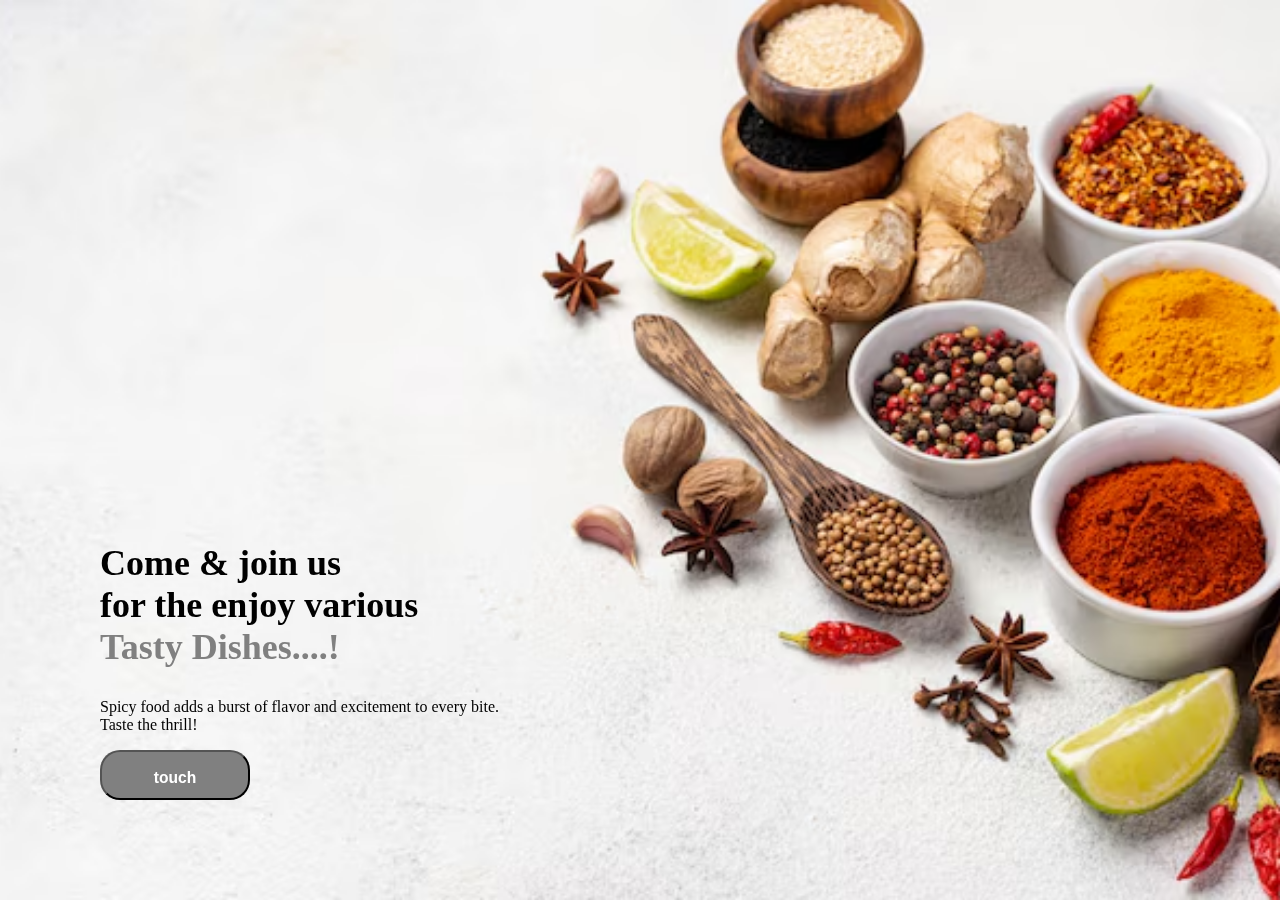
<file: index.html>
<!DOCTYPE html>
<html lang="en">
<head>
    <meta charset="UTF-8">
    <meta name="viewport" content="width=device-width, initial-scale=1.0">
    <title>Recipy-Site</title>
    <link rel="stylesheet" href="css/index.css">
</head>
<body>
    <div class="home-text">
        <div class="heading">
          <p>Come & join us <br>for the enjoy various</p>
          <span>Tasty Dishes....!</span>
        </div>
        <div class="sub-heading">
          <p>Spicy food adds a burst of flavor and excitement to every bite. <br>  Taste the thrill! </p>
        </div>
    
        <button onclick="location.href='/page/content.html'"><h3>touch</h3></button>


      </div>
      
        
   
</body>
</html>
</file>
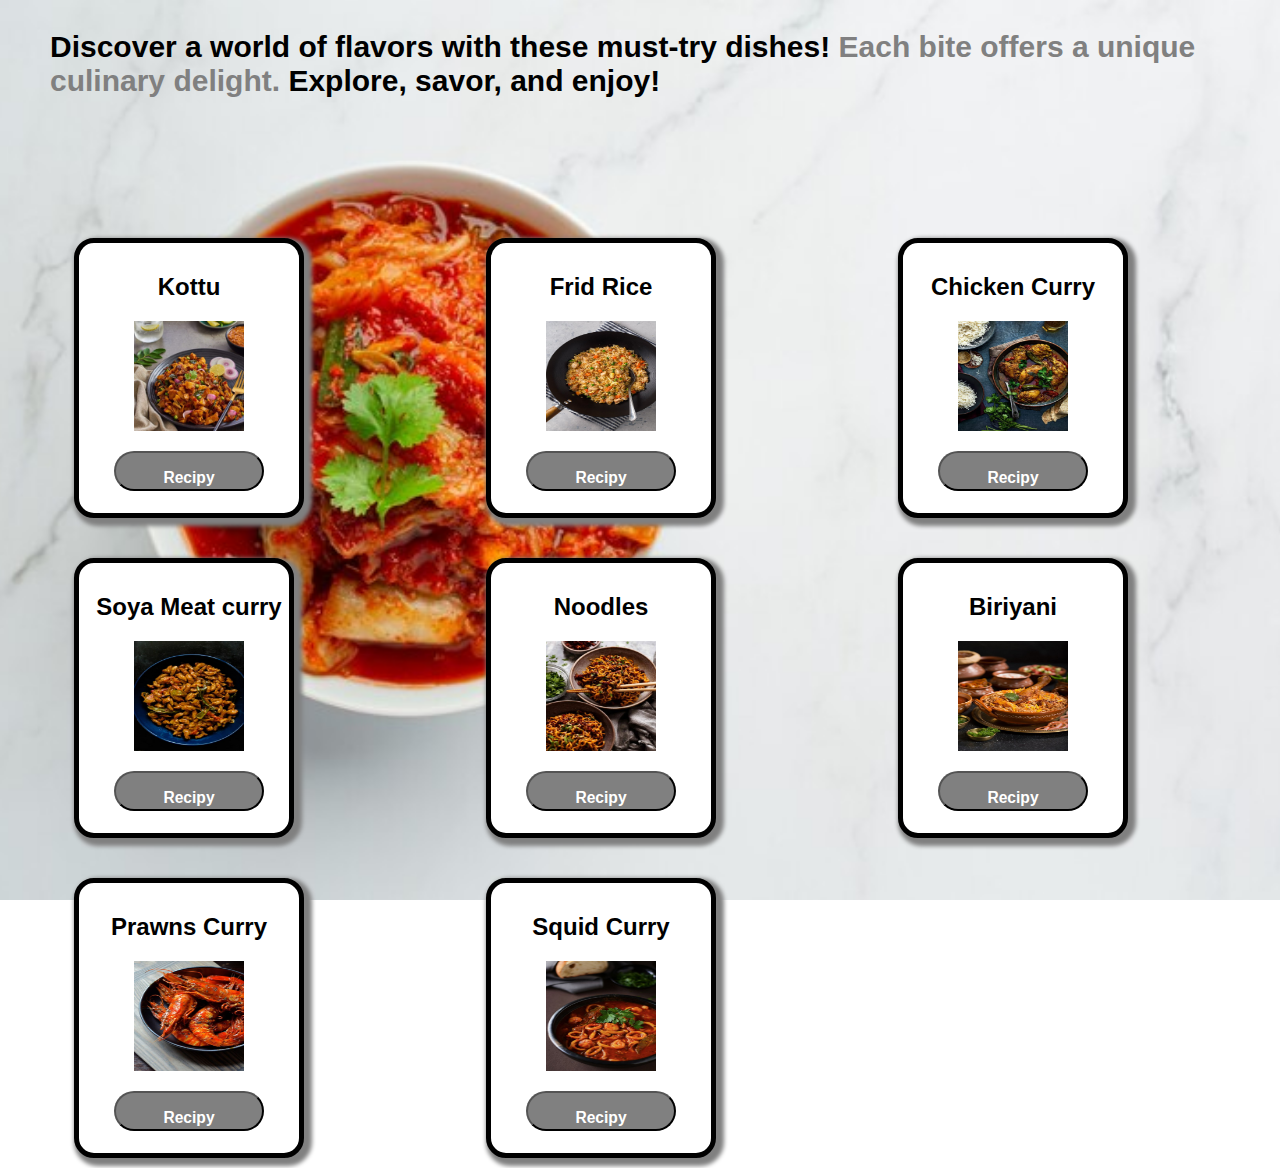
<file: page/content.html>
<!DOCTYPE html>
<html lang="en">
<head>
    <meta charset="UTF-8">
    <meta name="viewport" content="width=device-width, initial-scale=1.0">
    <title>recipy content</title>
    <link rel="stylesheet" href="/css/content.css">
</head>
<body>
    <div class="topic">
        <p>
            Discover a world of flavors with these must-try dishes!
            <span>
                Each bite offers a unique culinary delight.
            </span>
            Explore, savor, and enjoy!
        </p>
        
    </div>
    <div class="container">

        <div class="box">
            <h2>Kottu</h2>
            <img src="/assets/content/kottu.jpg" alt="">
            <p></p>
            <!-- <a href="/page/recipy/kottu.html" target="">View more >>></a> -->
            <button onclick="location.href='/page/recipy/kottu.html'"><h3>Recipy</h3></button>
        </div>

        <div class="box">
            <h2>Frid Rice</h2>
            <img src="/assets/content/rice 1.jpg" alt="">
            <p></p>
            <!-- <a href="/page/recipy/frideRice.html" target="">View more >>></a> -->
            <button onclick="location.href='/page/recipy/frideRice.html'"><h3>Recipy</h3></button>
        </div>

        <div class="box">
            <h2>Chicken Curry</h2>
            <img src="/assets/content/Chicken curry 1.jpg" alt="">
            <p></p>
            <!-- <a href="/page/recipy/chickenCurry.html" target="">View more >>></a> -->
            <button onclick="location.href='/page/recipy/chickenCurry.html'"><h3>Recipy</h3></button>
        </div>

        <div style="padding-right: 0px;" class="box" >
            <h2>Soya Meat curry</h2>
            <img src="/assets/content/soya 1.jpg" alt="">
            <p></p>
            <!-- <a href="/page/recipy/soyaMeatCurry.html" target="">View more >>></a> -->
            <button onclick="location.href='/page/recipy/soyaMeatCurry.html'"><h3>Recipy</h3></button>
        </div>

        
            <div class="box">
                <h2>Noodles</h2>
                <img src="/assets/content/noodles 1.jpg" alt="">
                <p></p>
                <!-- <a href="/page/recipy/noodles.html" target="">View more >>></a> -->
                <button onclick="location.href='/page/recipy/noodles.html'"><h3>Recipy</h3></button>
            </div>
    
            <div class="box">
                <h2>Biriyani</h2>
                <img src="/assets/content/biriyani 1.jpg" alt="">
                <p></p>
                <!-- <a href="/page/recipy/biriyani.html" target="">View more >>></a> -->
                <button onclick="location.href='/page/recipy/biriyani.html'"><h3>Recipy</h3></button>
            </div>
    
            <div class="box">
                <h2>Prawns Curry</h2>
                <img src="/assets/content/Prawns 1.jpg" alt="">
                <p></p>
                <!-- <a href="/page/recipy/shrimpCurry.html" target="">View more >>></a> -->
                <button onclick="location.href='/page/recipy/shrimpCurry.html'"><h3>Recipy</h3></button>
            </div>
    
            <div class="box">
                <h2>Squid Curry</h2>
                <img src="/assets/content/Squid Curry 2.jpg" alt="">
                <p></p>
                <!-- <a href="/page/recipy/squidCurry.html" target="">View more >>></a> -->
                <button onclick="location.href='/page/recipy/squidCurry.html'"><h3>Recipy</h3></button>
            </div>

    </div>
    
    
    
</body>
</html>
</file>
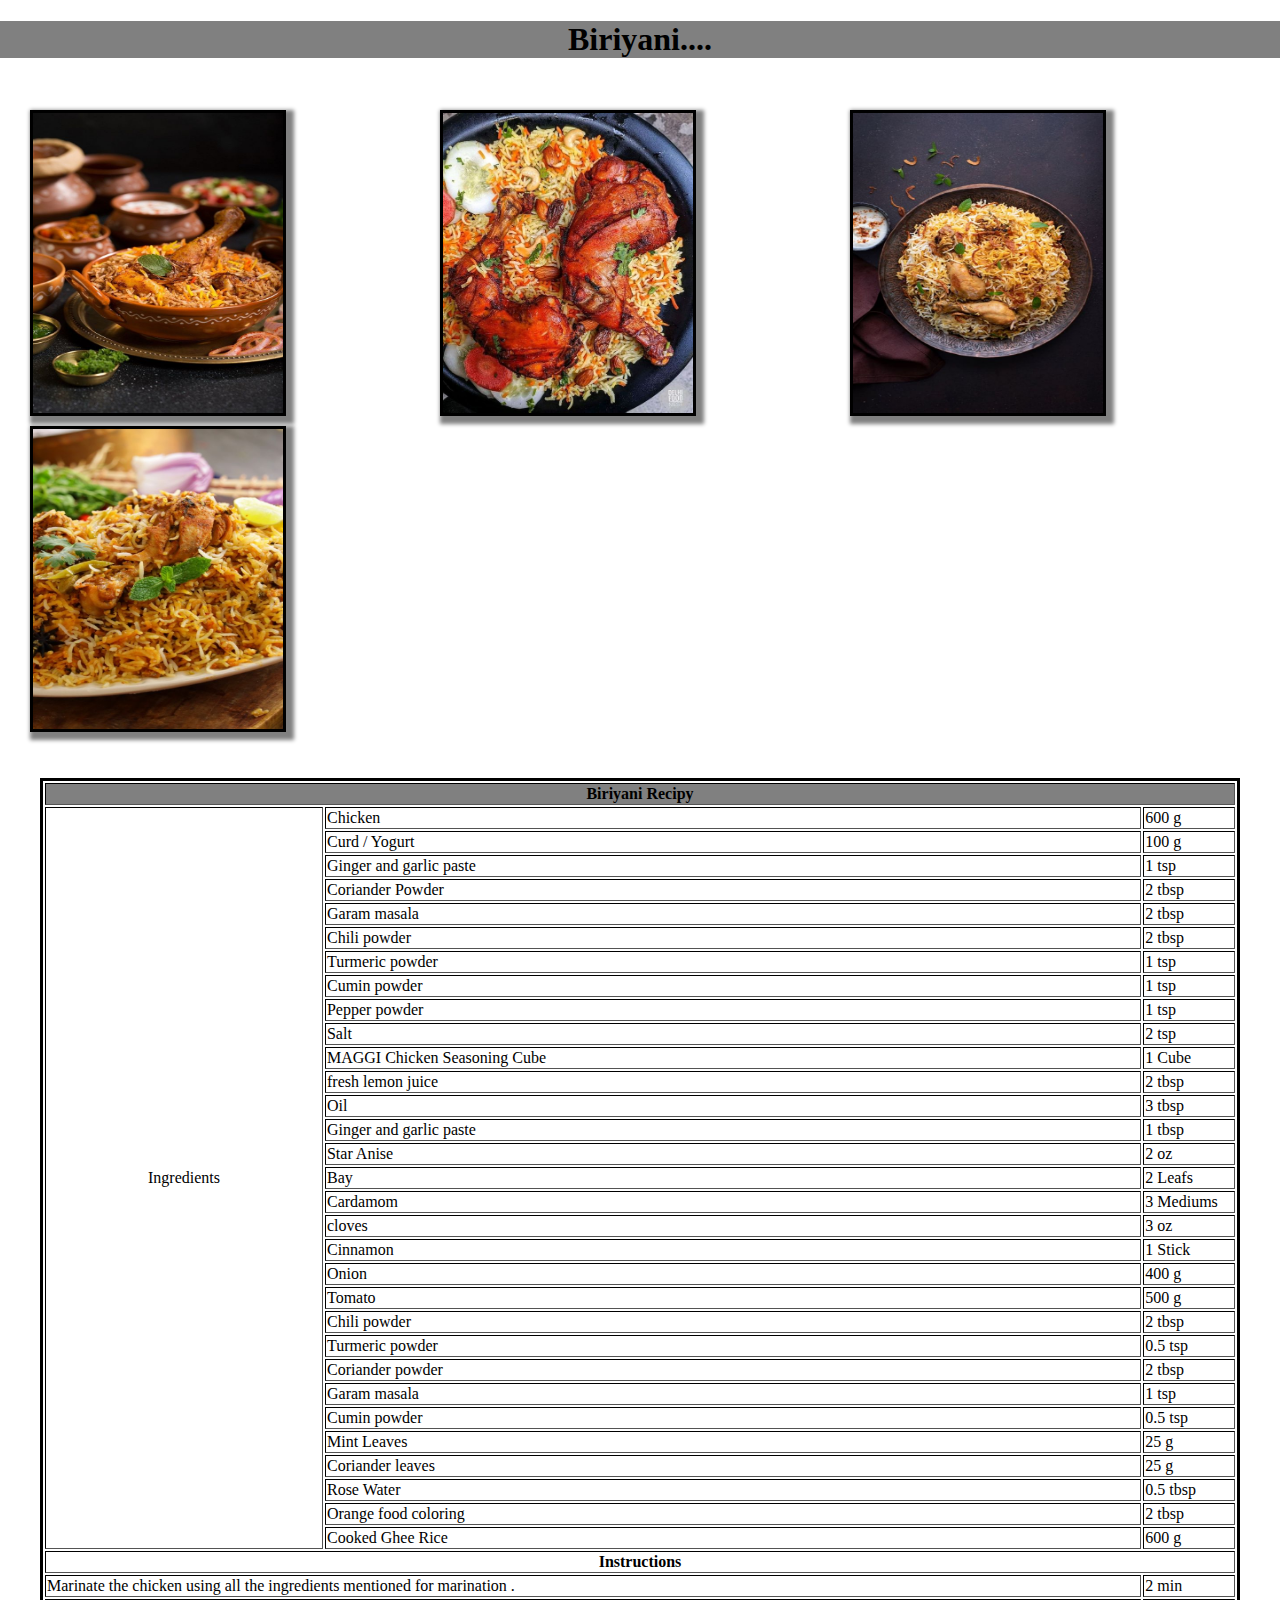
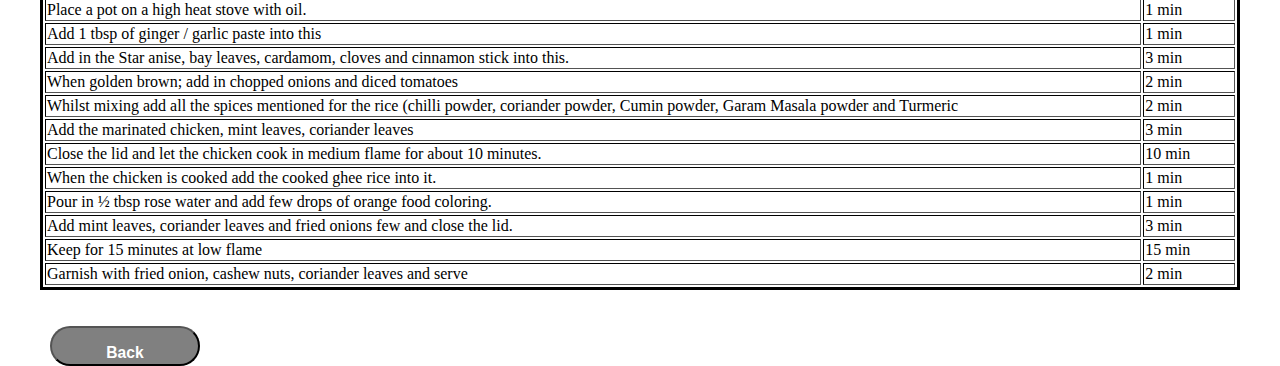
<file: page/recipy/biriyani.html>
<!DOCTYPE html>
<html lang="en">
<head>
    <meta charset="UTF-8">
    <meta name="viewport" content="width=device-width, initial-scale=1.0">
    <title>Biriyani</title>
    <style>
        body{
            margin: 0px;
        }
       
       table {
            border: 3px solid rgb(0, 0, 0);
            margin: 0 auto;
           
        }


       .divImg{
        height: 300px;
        width: 250px;
        /* border: 5px solid black; */
        box-shadow: 4px 4px 4px 4px gray;
        margin: 0px;
        border: 3px solid black;
    
        
       }


       .divMain{
        display: grid;
        gap: 10px;
        padding: 30px;
            
        margin: 0px;
      
       }

       @media screen and (max-width: 575px) {
            .divMain {
                grid-template-columns: repeat(1, 1fr);
            }
        }
        @media screen and (min-width: 576px) and (max-width: 767px){
            .divMain {
                grid-template-columns: repeat(2, 1fr);
            }
        }
        @media screen and (min-width: 768px) and (max-width: 1399px ){
            .divMain {
                grid-template-columns: repeat(3, 1fr);
            }
        }

        @media screen  and (min-width:1400px){
            .divMain{
                grid-template-columns: repeat(4,1fr);
            }
           
        }

       img{
        width: 250px;
        height: 300px;
        
       }
       .tableDiv{
        overflow-x:auto;
        
       }
       table{
        max-width: 100%;
       }
       button{
        width: 150px;
        height: 40px;
        background-color: gray;
        border-radius: 20px;
        color:white;
        margin-left: 50px;
       }
    </style>
</head>

<body>
    <h1 style="background-color: gray; text-align: center;">Biriyani....</h1>
    
    <!-- <table border="2px" style="height: 400px; ">
        <thead></thead>
        <tbody>
            <tr>
                <td>
                    <img src="../assest/image/biriyani 1.jpg" alt="" style="height: 400px;" height="400px" width="320px">
                </td>
                <td>
                    <img src="../assest/image/biriyani 2.jpg" alt="" style="height: 400px;" height="400px">
                </td>
                <td>
                    <img src="../assest/image/biriyani 3.jpg" alt="" style="height: 400px;" height="400px">
                </td>
                <td>
                    <img src="../assest/image/biriyani 4.jpg" alt="" style="height: 400px;" height="400px">
                </td>
            </tr>
        </tbody>
        <tfoot></tfoot>
    </table> -->

    <div class="divMain">
        <div class="divImg">
            <img src="/assets/biriyani/biriyani 1.jpg" alt="">
        </div>
        <div class="divImg">
            <img src="/assets/biriyani/biriyani 2.jpg" alt="">
        </div>
        <div class="divImg">
            <img src="/assets/biriyani/biriyani 3.jpg" alt="">
        </div>
        <div class="divImg"> 
            <img src="/assets/biriyani/biriyani 4.jpg" alt="">
        </div>
    </div>
    <p></p>
    <p></p>
    <p></p>
    <p></p>
   <div class="tableDiv">
    <table border="1px" style="width: 1200px;">
        <thead>
           <tr>
            <th colspan="3" style="background-color: gray;">Biriyani Recipy</th>
            
           </tr>
        </thead>
        <tbody>
            <tr>
                <td rowspan="31" style="text-align: center;" >Ingredients</td>
                <td>Chicken</td>
                <td>600 g</td>
            </tr>
            <tr>
                
                <td>Curd / Yogurt</td>
                <td>100 g</td>
            </tr>
            <tr>
                
                <td>Ginger and garlic paste</td>
                <td>1 tsp</td>
            </tr>
            <tr>
                
                <td>Coriander Powder</td>
                <td>2 tbsp</td>
            </tr>
            <tr>
               
                <td>Garam masala</td>
                <td>2 tbsp</td>
            </tr>
            <tr>
               
                <td>Chili powder</td>
                <td>2 tbsp</td>
            </tr>
            <tr>
                
                <td>Turmeric powder</td>
                <td>1 tsp</td>
            </tr>
            <tr>
                
                <td>Cumin powder</td>
                <td>1 tsp</td>
            </tr>
            <tr>
               
                <td>Pepper powder</td>
                <td>1 tsp</td>
            </tr>
            <tr>
               
                <td>Salt</td>
                <td>2 tsp</td>
            </tr>
            <tr>
               
                <td>MAGGI Chicken Seasoning Cube</td>
                <td>1 Cube</td>
            </tr>
            <tr>
                
                <td>fresh lemon juice</td>
                <td>2 tbsp</td>
            </tr>
            <tr>
                
                <td>Oil</td>
                <td>3 tbsp</td>
            </tr>
            <tr>
                
                <td>Ginger and garlic paste</td>
                <td>1 tbsp</td>
            </tr>
            <tr>
               
                <td>Star Anise</td>
                <td>2 oz</td>
            </tr>
            <tr>
               
                <td>Bay</td>
                <td>2 Leafs</td>
            </tr>
            <tr>
               
                <td>Cardamom</td>
                <td>3 Mediums</td>
            </tr>
            <tr>
                
                <td>cloves</td>
                <td>3 oz</td>
            </tr>
            <tr>
                
                <td>Cinnamon</td>
                <td>1 Stick</td>
            </tr>
            <tr>
                
                <td>Onion</td>
                <td>400 g</td>
            </tr>
            <tr>
                
                <td>Tomato</td>
                <td>500 g</td>
            </tr>
            <tr>
                
                <td>Chili powder</td>
                <td>2 tbsp</td>
            </tr>
            <tr>
                
                <td>Turmeric powder</td>
                <td>0.5 tsp</td>
            </tr>
            <tr>
                
                <td>Coriander powder</td>
                <td>2 tbsp</td>
            </tr>
            <tr>
                
                <td>Garam masala</td>
                <td>1 tsp</td>
            </tr>
            <tr>
                
                <td>Cumin powder</td>
                <td>0.5 tsp</td>
            </tr>
            <tr>
                
                <td>Mint Leaves</td>
                <td>25 g</td>
            </tr>
            <tr>
                
                <td>Coriander leaves</td>
                <td>25 g</td>
            </tr>
            <tr>
                
                <td>Rose Water</td>
                <td>0.5 tbsp</td>
            </tr>
            <tr>
                
                <td>Orange food coloring</td>
                <td>2 tbsp</td>
            </tr>
            <tr>
                
                <td>Cooked Ghee Rice</td>
                <td>600 g</td>
            </tr>
            <tr>
                <th colspan="3">Instructions</th>
            </tr>
            <tr>
                <td colspan="2">Marinate the chicken using all the ingredients mentioned for marination .</td>
                
                <td>2 min</td>
            </tr>
            <tr>
                <td colspan="2">Place a pot on a high heat stove with oil.</td>
                
                <td>1 min</td>
            </tr>
            <tr>
                <td colspan="2">Add 1 tbsp of ginger / garlic paste into this</td>
                
                <td>1 min</td>
            </tr>
            <tr>
                <td colspan="2">Add in the Star anise, bay leaves, cardamom, cloves and cinnamon stick into this.</td>
               
                <td>3 min</td>
            </tr>
            <tr>
                <td colspan="2">When golden brown; add in chopped onions and diced tomatoes</td>
                
                <td>2 min</td>
            </tr>
            <tr>
                <td colspan="2">Whilst mixing add all the spices mentioned for the rice (chilli powder, coriander powder, Cumin powder, Garam Masala powder and Turmeric</td>
                
                <td>2 min</td>
            </tr>
            <tr>
                <td colspan="2">Add the marinated chicken, mint leaves, coriander leaves</td>
                
                <td>3 min</td>
            </tr>
            <tr>
                <td colspan="2">Close the lid and let the chicken cook in medium flame for about 10 minutes.</td>
                
                <td>10 min</td>
            </tr>
            <tr>
                <td colspan="2">When the chicken is cooked add the cooked ghee rice into it.</td>
               
                <td>1 min</td>
            </tr>
            <tr>
                <td colspan="2">Pour in ½ tbsp rose water and add few drops of orange food coloring.</td>
               
                <td>1 min</td>
            </tr>
            <tr>
                <td colspan="2">Add mint leaves, coriander leaves and fried onions few and close the lid.</td>
               
                <td>3 min</td>
            </tr>
            <tr>
                <td colspan="2">Keep for 15 minutes at low flame</td>
               
                <td>15 min</td>
            </tr>
            <tr>
                <td colspan="2">Garnish with fried onion, cashew nuts, coriander leaves and serve</td>
               
                <td>2 min</td>
            </tr>
           
        </tbody>

    </table>
    </div>
    <br>
    <br>
    <button onclick="location.href='/page/content.html'"><h3>Back</h3></button>
       
    
    
</body>
</html>
</file>
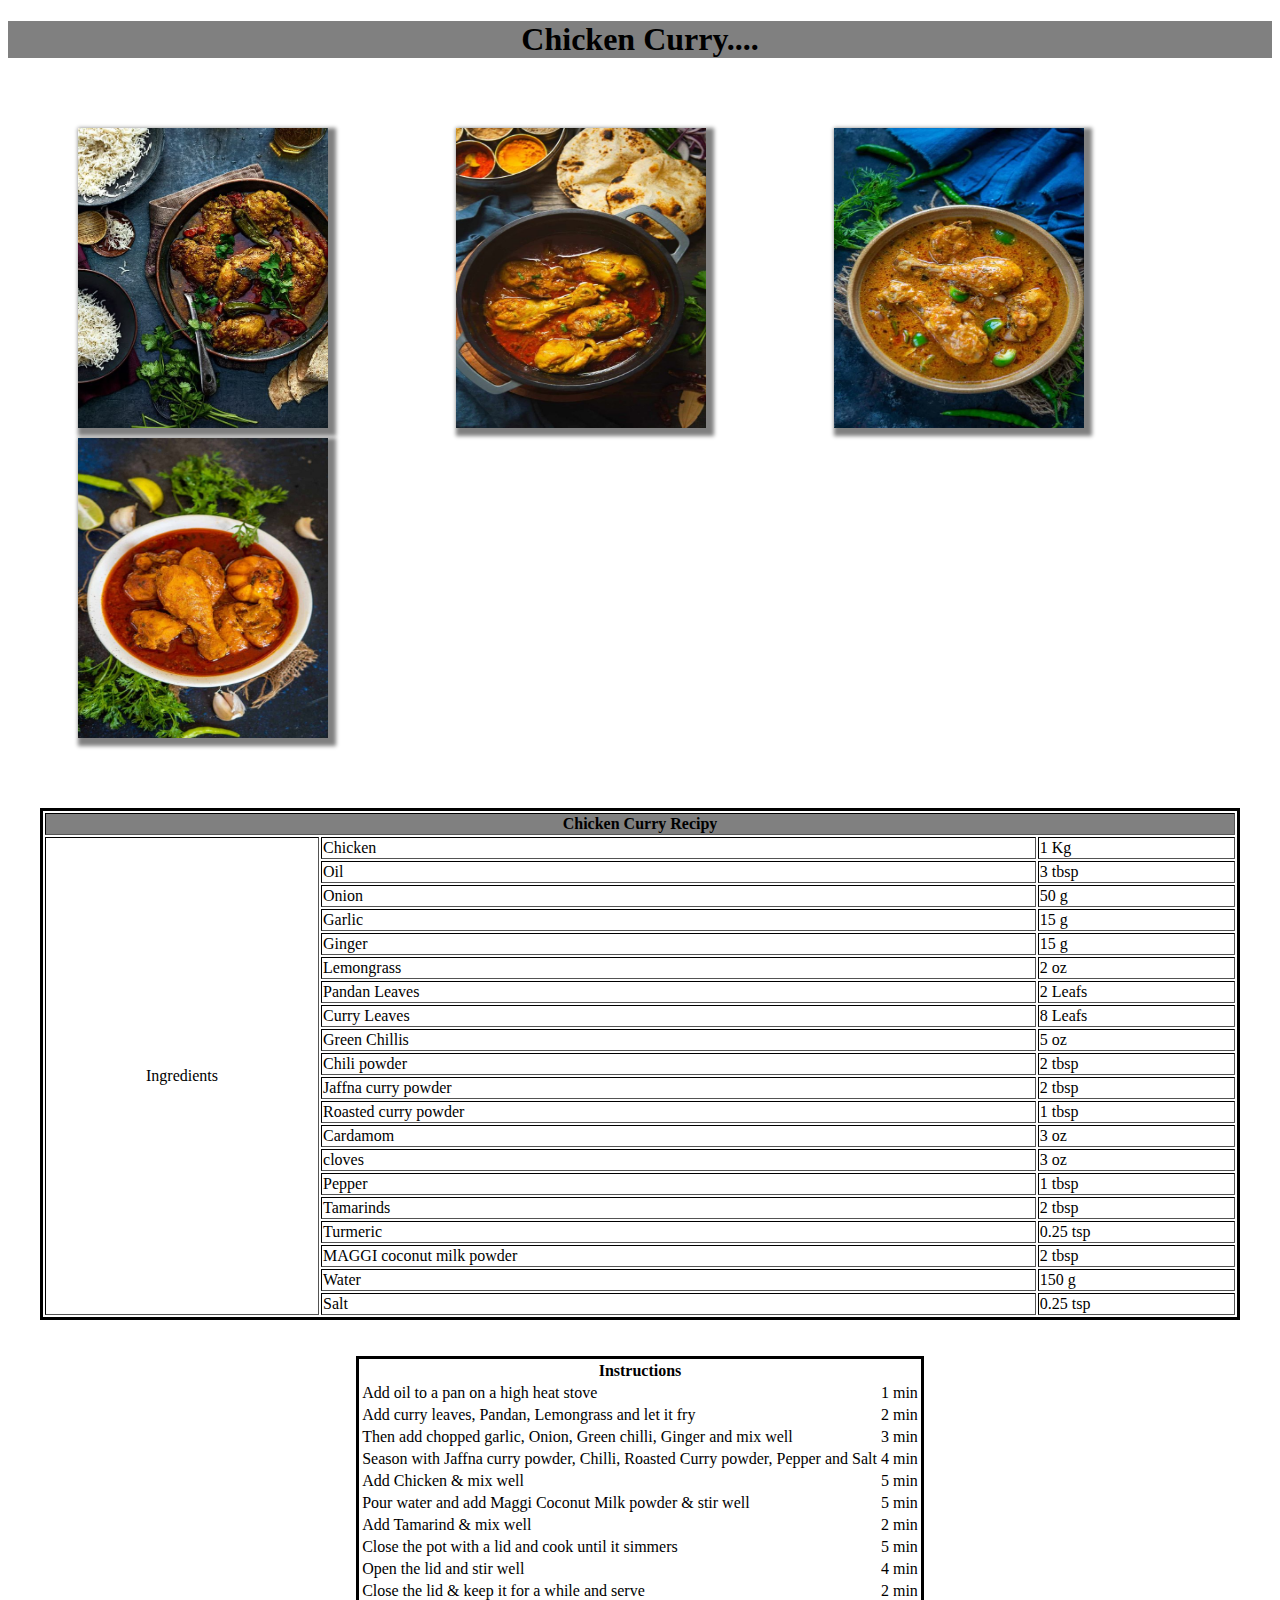
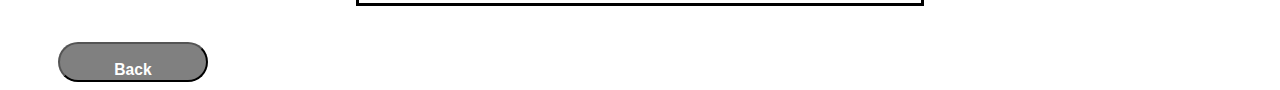
<file: page/recipy/chickenCurry.html>
<!DOCTYPE html>
<html lang="en">
<head>
    <meta charset="UTF-8">
    <meta name="viewport" content="width=device-width, initial-scale=1.0">
    <title>Chicken Curry</title>
    <style>
        table{
       
       border: 3px solid rgb(0, 0, 0);
       /* justify-content: center; */
       margin: 0 auto;
      
       
      }

      .divImg{
       height: 300px;
       width: 250px;
       /* border: 5px solid black; */
       box-shadow: 4px 4px 4px 4px gray;
   
       
      }
      .divMain{
       margin: 40px;
      padding: 30px;
       /* display: flex; */
       display: grid;
       /* justify-content: space-between; */
       /* align-items: center; */
       gap: 10px;
       /* border: 2px solid burlywood; */
       
       /* justify-content: center; */
      }

      img{
       width: 250px;
       height: 300px;
      }

      @media screen and (max-width: 575px) {
            .divMain {
                grid-template-columns: repeat(1, 1fr);
            }
        }
        @media screen and (min-width: 576px) and (max-width: 767px){
            .divMain {
                grid-template-columns: repeat(2, 1fr);
            }
        }
        @media screen and (min-width: 768px) and (max-width: 1399px ){
            .divMain {
                grid-template-columns: repeat(3, 1fr);
            }
        }

        @media screen  and (min-width:1400px){
            .divMain{
                grid-template-columns: repeat(4,1fr);
            }
           
        }
        .tableDiv{
        overflow-x:auto;
       }
       table{
        max-width: 100%;
       }
       button{
        width: 150px;
        height: 40px;
        background-color: gray;
        border-radius: 20px;
        color:white;
        margin-left: 50px;
       }

    </style>
</head>

<body>
    <h1 style="background-color: gray; text-align: center;">Chicken Curry....</h1>
    
    <!-- <table border="2px" style="height: 400px; ">
        <thead></thead>
        <tbody>
            <tr>
                <td>
                    <img src="assignmenAssest/Chicken curry 1.jpg" alt="" style="height: 400px;" height="400px">
                </td>
                <td>
                    <img src="assignmenAssest/chicken curry 2.jpg" alt="" style="height: 400px;" height="400px">
                </td>
                <td>
                    <img src="assignmenAssest/chicken curry 3.jpg" alt="" style="height: 400px;" height="400px">
                </td>
                <td>
                    <img src="assignmenAssest/chicken curry 4.jpg" alt="" style="height: 400px;" height="400px">
                </td>
            </tr>
        </tbody>
        <tfoot></tfoot>
    </table> -->
    <div class="divMain">
        <div class="divImg">
            <img src="/assets/chicken/Chicken curry 1.jpg" alt="">
        </div>
        <div class="divImg">
            <img src="/assets/chicken/chicken curry 2.jpg" alt="">
        </div>
        <div class="divImg">
            <img src="/assets/chicken/chicken curry 3.jpg" alt="">
        </div>
        <div class="divImg"> 
            <img src="/assets/chicken/chicken curry 4.jpg" alt="">
        </div>
    </div>
    <p></p>
    <p></p>
    <p></p>
    <p></p>
   
    <div class="tableDiv">
    <table border="1px" style="width: 1200px;">
        <thead>
           <tr>
            <th colspan="3" style="background-color: gray;">Chicken Curry Recipy</th>
            
           </tr>
        </thead>
        <tbody>
            <tr>
                <td rowspan="20" style="text-align: center;" >Ingredients</td>
                <td>Chicken</td>
                <td>1 Kg</td>
            </tr>
            <tr>
                
                <td>Oil</td>
                <td>3 tbsp</td>
            </tr>
            <tr>
                
                <td>Onion</td>
                <td>50 g</td>
            </tr>
            <tr>
                
                <td>Garlic</td>
                <td>15 g</td>
            </tr>
            <tr>
               
                <td>Ginger</td>
                <td>15 g</td>
            </tr>
            <tr>
               
                <td>Lemongrass</td>
                <td>2 oz</td>
            </tr>
            <tr>
                
                <td>Pandan Leaves</td>
                <td>2 Leafs</td>
            </tr>
            <tr>
                
                <td>Curry Leaves</td>
                <td>8 Leafs</td>
            </tr>
            <tr>
               
                <td>Green Chillis</td>
                <td>5 oz</td>
            </tr>
            <tr>
               
                <td>Chili powder</td>
                <td>2 tbsp</td>
            </tr>
            <tr>
               
                <td>Jaffna curry powder</td>
                <td>2 tbsp</td>
            </tr>
            <tr>
                
                <td>Roasted curry powder</td>
                <td>1 tbsp</td>
            </tr>
            <tr>
                
                <td>Cardamom</td>
                <td>3 oz</td>
            </tr>
            <tr>
                
                <td>cloves</td>
                <td>3 oz</td>
            </tr>
            <tr>
               
                <td>Pepper</td>
                <td>1 tbsp</td>
            </tr>
            <tr>
               
                <td>Tamarinds</td>
                <td>2 tbsp</td>
            </tr>
            <tr>
               
                <td>Turmeric</td>
                <td>0.25 tsp</td>
            </tr>
            <tr>
               
                <td>MAGGI coconut milk powder</td>
                <td> 2 tbsp</td>
            </tr>
            <tr>
               
                <td>Water</td>
                <td>150 g</td>
            </tr>
            <tr>
               
                <td>Salt</td>
                <td>0.25 tsp</td>
            </tr>
            
        </tbody>

    </table>
</div>
    <br>
    <br>
    <table class="tableDiv">
        <thead></thead>
        <tbody>
            <tr>
                <th colspan="3">Instructions</th>
            </tr>
            <tr>
                <td colspan="2">Add oil to a pan on a high heat stove</td>
                
                <td>1 min</td>
            </tr>
            <tr>
                <td colspan="2">Add curry leaves, Pandan, Lemongrass and let it fry</td>
                
                <td>2 min</td>
            </tr>
            <tr>
                <td colspan="2">Then add chopped garlic, Onion, Green chilli, Ginger and mix well</td>
                
                <td>3 min</td>
            </tr>
            <tr>
                <td colspan="2">Season with Jaffna curry powder, Chilli, Roasted Curry powder, Pepper and Salt</td>
               
                <td>4 min</td>
            </tr>
            <tr>
                <td colspan="2">Add Chicken & mix well</td>
                
                <td>5 min</td>
            </tr>
            <tr>
                <td colspan="2">Pour water and add Maggi Coconut Milk powder & stir well</td>
                
                <td>5 min</td>
            </tr>
            <tr>
                <td colspan="2">Add Tamarind & mix well</td>
                
                <td>2 min</td>
            </tr>
            <tr>
                <td colspan="2">Close the pot with a lid and cook until it simmers</td>
                
                <td>5 min</td>
            </tr>
            <tr>
                <td colspan="2">Open the lid and stir well</td>
               
                <td>4 min</td>
            </tr>
            <tr>
                <td colspan="2">Close the lid & keep it for a while and serve</td>
               
                <td>2 min</td>
            </tr>
        </tbody>
        <tfoot></tfoot>
    </table>
    <br>
    <br>
    <button onclick="location.href='/page/content.html'"><h3>Back</h3></button>
    
</body>
</html>
</file>
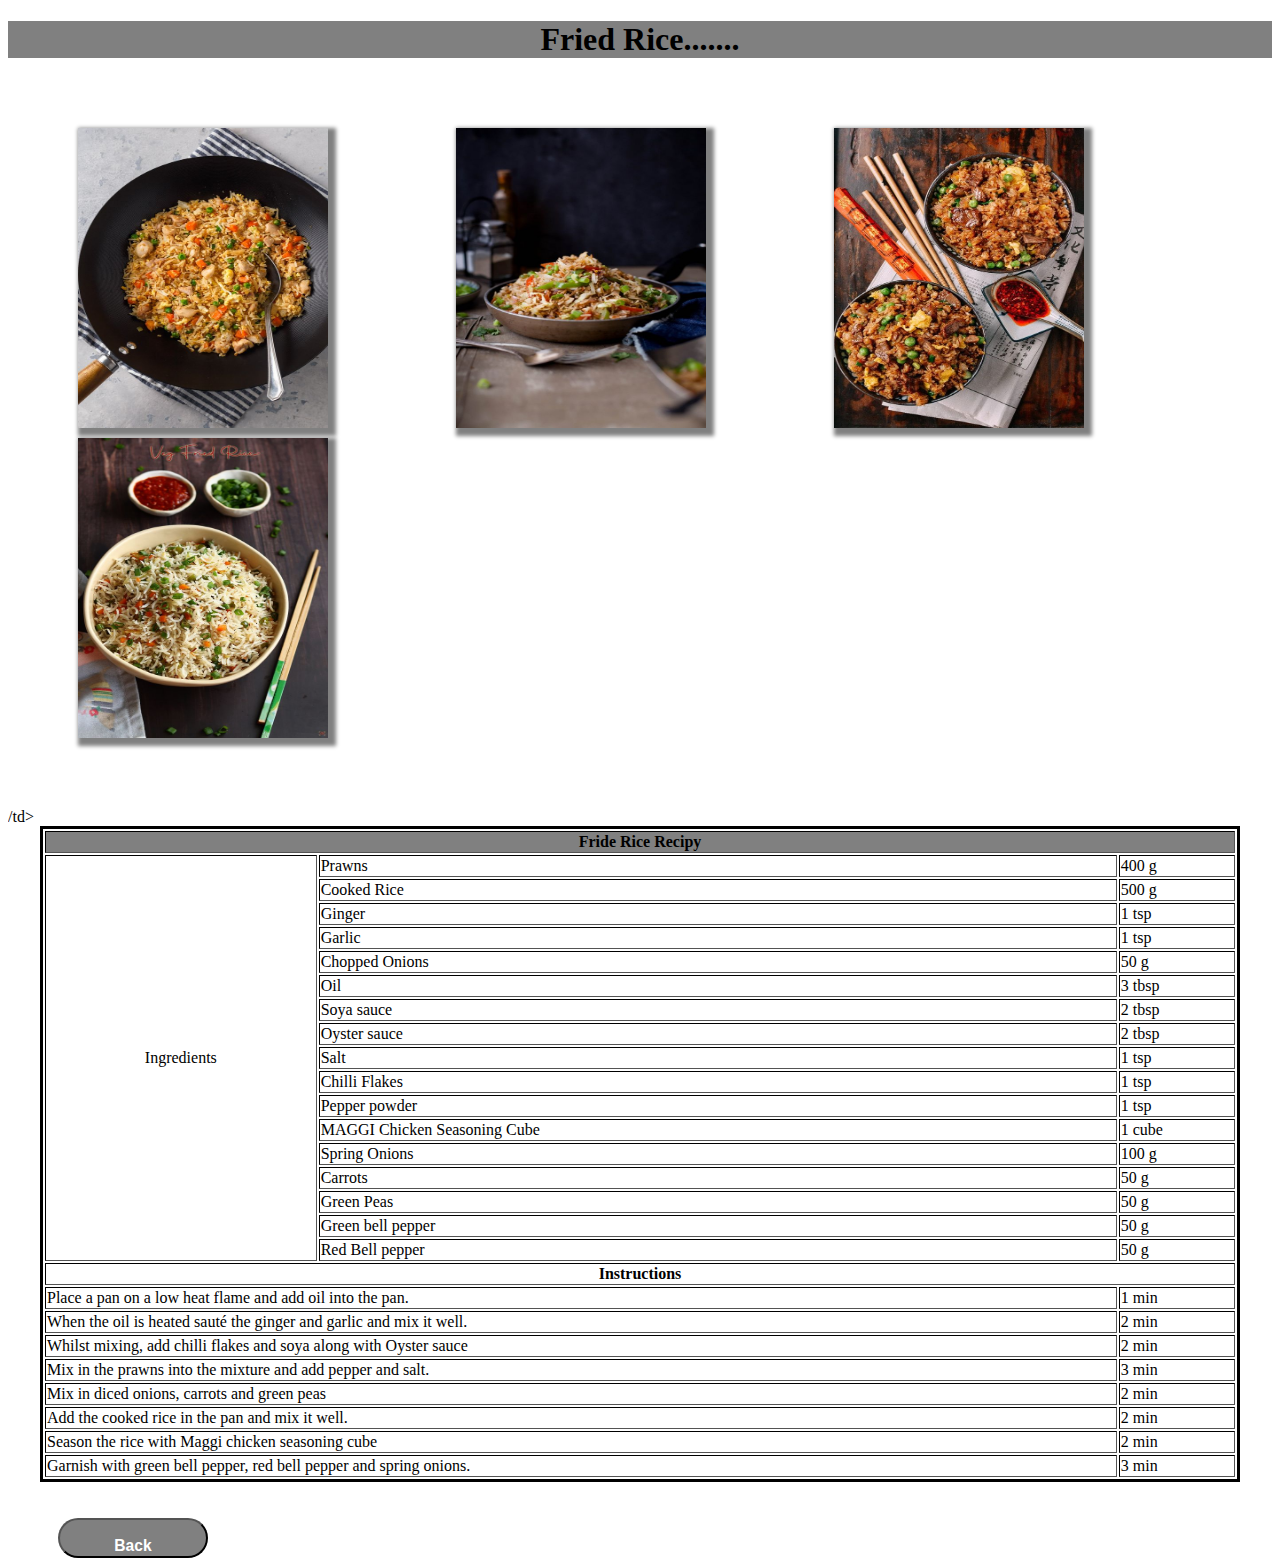
<file: page/recipy/frideRice.html>
<!DOCTYPE html>
<html lang="en">
<head>
    <meta charset="UTF-8">
    <meta name="viewport" content="width=device-width, initial-scale=1.0">
    <title>Fried Rice</title>
    <style>
    table{
       
       border: 3px solid rgb(0, 0, 0);
       /* justify-content: center; */
       margin: 0 auto;
      
       
      }

      .divImg{
       height: 300px;
       width: 250px;
       /* border: 5px solid black; */
       box-shadow: 4px 4px 4px 4px gray;
   
       
      }
      .divMain{
       margin: 40px;
      padding: 30px;
       /* display: flex;
       justify-content: space-between;
       align-items: center;
       border: 2px solid rgb(195, 255, 126); */
       
       /* justify-content: center; */
       display: grid;
       gap: 10px;
      }

      @media screen and (max-width: 575px) {
            .divMain {
                grid-template-columns: repeat(1, 1fr);
            }
        }
        @media screen and (min-width: 576px) and (max-width: 767px){
            .divMain {
                grid-template-columns: repeat(2, 1fr);
            }
        }
        @media screen and (min-width: 768px) and (max-width: 1399px ){
            .divMain {
                grid-template-columns: repeat(3, 1fr);
            }
        }

        @media screen  and (min-width:1400px){
            .divMain{
                grid-template-columns: repeat(4,1fr);
            }
           
        }
        .tableDiv{
        overflow-x:auto;
       }

      img{
       width: 250px;
       height: 300px;
      }
      table{
        max-width: 100%;
       }
       button{
        width: 150px;
        height: 40px;
        background-color: gray;
        border-radius: 20px;
        color:white;
        margin-left: 50px;
       }
    </style>
</head>
<body>
    <h1 style="background-color:gray; text-align: center;">Fried Rice.......</h1>
    
    <div class="divMain">
        <div class="divImg">
            <img src="/assets/friedRice/rice 1.jpg" alt="">
        </div>
        <div class="divImg">
            <img src="/assets/friedRice/rice 2.jpg" alt="">
        </div>
        <div class="divImg">
            <img src="/assets/friedRice/rice 3.jpg" alt="">
        </div>
        <div class="divImg"> 
            <img src="/assets/friedRice/rice 4.jpg" alt="">
        </div>
    </div>


    <!-- <table border="2px" style="height: 400px; ">
        <thead></thead>
        <tbody>
            <tr>
                <td>
                    <img src="assignmenAssest/rice 1.jpg" alt="" style="height: 400px;" height="400px">
                </td>
                <td>
                    <img src="assignmenAssest/rice 2.jpg" alt="" style="height: 400px;" height="400px">
                </td>
                <td>
                    <img src="assignmenAssest/rice 3.jpg" alt="" style="height: 400px;" height="400px">
                </td>
                <td>
                    <img src="assignmenAssest/rice 4.jpg" alt="" style="height: 400px;" height="400px">
                </td>
            </tr>
        </tbody>
        <tfoot></tfoot>
    </table> -->
    <p> </p>
    <p> </p>
    <p> </p>
   <div class="tableDiv" >
    <table border="1px" style="width: 1200px;">
        <thead>
           <tr>
            <th colspan="3" style="background-color: gray;">Fride Rice Recipy</th>
            
           </tr>
        </thead>
        <tbody>
            <tr>
                <td rowspan="17" style="text-align: center;" >Ingredients</td>
                <td>Prawns</td>
                <td>400 g</td>
            </tr>
            <tr>
                
                <td>Cooked Rice</td>
                <td>500 g</td>
            </tr>
            <tr>
                
                <td>Ginger</td>
                <td>1 tsp</td>
            </tr>
            <tr>
                
                <td>Garlic</td>
                <td>1 tsp</td>
            </tr>
            <tr>
               
                <td>Chopped Onions</td>
                <td>50 g</td>
            </tr>
            <tr>
               
                <td>Oil</td>
                <td>3 tbsp</td>/td>
            </tr>
            <tr>
                
                <td>Soya sauce</td>
                <td>2 tbsp</td>
            </tr>
            <tr>
                
                <td>Oyster sauce</td>
                <td>2 tbsp</td>
            </tr>
            <tr>
               
                <td>Salt</td>
                <td>1 tsp</td>
            </tr>
            <tr>
               
                <td>Chilli Flakes</td>
                <td>1 tsp</td>
            </tr>
            <tr>
               
                <td>Pepper powder</td>
                <td>1 tsp</td>
            </tr>
            <tr>
                
                <td>MAGGI Chicken Seasoning Cube</td>
                <td>1 cube</td>
            </tr>
            <tr>
                
                <td>Spring Onions</td>
                <td>100 g</td>
            </tr>
            <tr>
                
                <td>Carrots</td>
                <td>50 g</td>
            </tr>
            <tr>
               
                <td>Green Peas</td>
                <td>50 g</td>
            </tr>
            <tr>
               
                <td>Green bell pepper</td>
                <td>50 g</td>
            </tr>
            <tr>
               
                <td>Red Bell pepper</td>
                <td>50 g</td>
            </tr>
            <tr>
                <th colspan="3">Instructions</th>
            </tr>
            <tr>
                <td colspan="2">Place a pan on a low heat flame and add oil into the pan.</td>
                
                <td>1 min</td>
            </tr>
            <tr>
                <td colspan="2">When the oil is heated sauté the ginger and garlic and mix it well.</td>
                
                <td>2 min</td>
            </tr>
            <tr>
                <td colspan="2">Whilst mixing, add chilli flakes and soya along with Oyster sauce</td>
                
                <td>2 min</td>
            </tr>
            <tr>
                <td colspan="2">Mix in the prawns into the mixture and add pepper and salt.</td>
               
                <td>3 min</td>
            </tr>
            <tr>
                <td colspan="2">Mix in diced onions, carrots and green peas</td>
                
                <td>2 min</td>
            </tr>
            <tr>
                <td colspan="2">Add the cooked rice in the pan and mix it well.</td>
                
                <td>2 min</td>
            </tr>
            <tr>
                <td colspan="2">Season the rice with Maggi chicken seasoning cube</td>
                
                <td>2 min</td>
            </tr>
            <tr>
                <td colspan="2">Garnish with green bell pepper, red bell pepper and spring onions.</td>
                
                <td>3 min</td>
            </tr>
            
        </tbody>

    </table>
</div>
<br>
<br>
    <!-- <p>Lorem ipsum dolor sit amet consectetur adipisicing elit. Doloribus, consequatur! Dolor quo laboriosam modi esse. Quisquam, atque neque animi cupiditate corporis eaque explicabo corrupti dolore velit molestiae ipsum ea illum.</p> -->
    <button onclick="location.href='/page/content.html'"><h3>Back</h3></button>
</body>
</html>
</file>
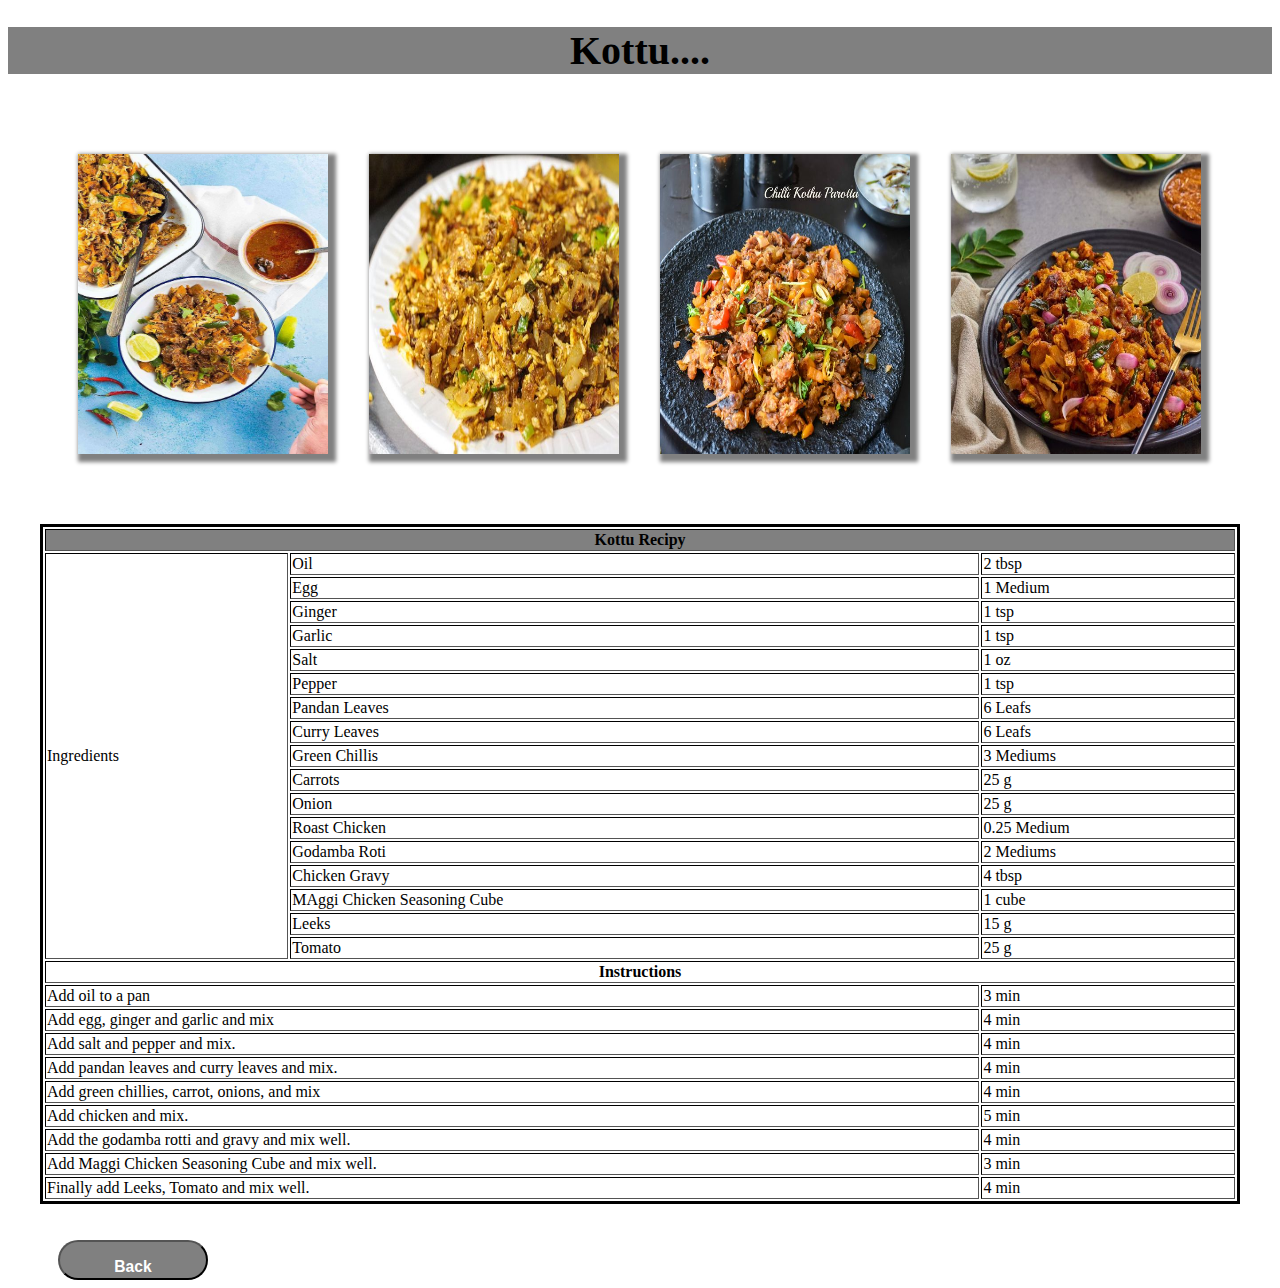
<file: page/recipy/kottu.html>
<!DOCTYPE html>
<html lang="en">
<head>
    <meta charset="UTF-8">
    <meta name="viewport" content="width=device-width, initial-scale=1.0">
    <title>Kottu</title>
    <style>
        table{
       
       border: 3px solid rgb(0, 0, 0);
       /* justify-content: center; */
       margin: 0 auto;
      
       
      }

      .divImg{
       height: 300px;
       width: 250px;
       /* border: 5px solid black; */
       box-shadow: 4px 4px 4px 4px  gray;
   
       
      }
      .divMain{
       margin: 40px;
      padding: 30px;
       /* display: flex;
       justify-content: space-between;
       align-items: center;
       border: 2px solid  chocolate; */
       display: grid;
       /* gap: 10px; */
       grid-gap: 40px;
       margin-top: 50px;
       grid-template-columns: repeat(auto-fit, minmax(250px, 1fr));
       
       /* justify-content: center; */
      }

      /* @media screen and (max-width: 575px) {
            .divMain {
                grid-template-columns: repeat(1, 1fr);
            }
        }
        @media screen and (min-width: 576px) and (max-width: 767px){
            .divMain {
                grid-template-columns: repeat(2, 1fr);
            }
        }
        @media screen and (min-width: 768px) and (max-width: 1399px ){
            .divMain {
                grid-template-columns: repeat(3, 1fr);
            }
        }

        @media screen  and (min-width:1400px){
            .divMain{
                grid-template-columns: repeat(4,1fr);
            }
           
        } */

      img{
       width: 250px;
       height: 300px;
      }

      .tableDiv{
        overflow-x:auto;
       }
       h1{
        background-color: gray;
        font-size: 40px;
        text-align: center;

        transition: all 1s ease-out 0.2s;
    }

    table{
        max-width: 100%;
       }

       
    button{
        width: 150px;
        height: 40px;
        background-color: gray;
        border-radius: 20px;
        color:white;
        margin-left: 50px;
       }


    </style>
</head>

<body>
    <h1>Kottu....</h1>

    <div class="divMain">
        <div class="divImg">
            <img src="/assets/kottu/kottu 1.jpg" alt="">
        </div>
        <div class="divImg">
            <img src="/assets/kottu/kottu 2.jpg" alt="">
        </div>
        <div class="divImg">
            <img src="/assets/kottu/kottu 3.jpg" alt="">
        </div>
        <div class="divImg"> 
            <img src="/assets/kottu/kottu.jpg" alt="">
        </div>
    </div>

    
    <!-- <table border="2px" style="height: 400px; ">
        <thead></thead>
        <tbody>
            <tr>
                <td>
                    <img src="assignmenAssest/kottu.jpg" alt="" style="height: 400px;" height="400px">
                </td>
                <td>
                    <img src="assignmenAssest/kottu 2.jpg" alt="" style="height: 400px;" height="400px">
                </td>
                <td>
                    <img src="assignmenAssest/kottu 1.jpg" alt="" style="height: 400px;" height="400px">
                </td>
            </tr>
        </tbody>
        <tfoot></tfoot>
    </table> -->
    <p></p>
    <p></p>
    <p></p>
    <p></p>
   <div class="tableDiv">
    <table border="1px" style="width: 1200px;">
        <thead>
           <tr>
            <th colspan="3" style="background-color: gray;">Kottu Recipy</th>
            
           </tr>
        </thead>
        <tbody>
            <tr>
                <td rowspan="17" >Ingredients</td>
                <td>Oil</td>
                <td>2 tbsp</td>
            </tr>
            <tr>
                
                <td>Egg</td>
                <td>1 Medium</td>
            </tr>
            <tr>
                
                <td>Ginger</td>
                <td>1 tsp</td>
            </tr>
            <tr>
                
                <td>Garlic</td>
                <td>1 tsp</td>
            </tr>
            <tr>
               
                <td>Salt</td>
                <td>1 oz</td>
            </tr>
            <tr>
               
                <td>Pepper</td>
                <td>1 tsp</td>
            </tr>
            <tr>
                
                <td>Pandan Leaves</td>
                <td>6 Leafs</td>
            </tr>
            <tr>
                
                <td>Curry Leaves</td>
                <td>6 Leafs</td>
            </tr>
            <tr>
               
                <td>Green Chillis</td>
                <td>3 Mediums</td>
            </tr>
            <tr>
               
                <td>Carrots</td>
                <td>25 g</td>
            </tr>
            <tr>
               
                <td>Onion</td>
                <td>25 g</td>
            </tr>
            <tr>
                
                <td>Roast Chicken</td>
                <td>0.25 Medium</td>
            </tr>
            <tr>
                
                <td>Godamba Roti</td>
                <td>2 Mediums</td>
            </tr>
            <tr>
                
                <td>Chicken Gravy</td>
                <td>4 tbsp</td>
            </tr>
            <tr>
               
                <td>MAggi Chicken Seasoning Cube</td>
                <td>1 cube</td>
            </tr>
            <tr>
               
                <td>Leeks</td>
                <td>15 g</td>
            </tr>
            <tr>
               
                <td>Tomato</td>
                <td>25 g</td>
            </tr>
            <tr>
                <th colspan="3">Instructions</th>
            </tr>
            <tr>
                <td colspan="2">Add oil to a pan</td>
                
                <td>3 min</td>
            </tr>
            <tr>
                <td colspan="2">Add egg, ginger and garlic and mix</td>
                
                <td>4 min</td>
            </tr>
            <tr>
                <td colspan="2">Add salt and pepper and mix.</td>
                
                <td>4 min</td>
            </tr>
            <tr>
                <td colspan="2">Add pandan leaves and curry leaves and mix.</td>
               
                <td>4 min</td>
            </tr>
            <tr>
                <td colspan="2">Add green chillies, carrot, onions, and mix</td>
                
                <td>4 min</td>
            </tr>
            <tr>
                <td colspan="2">Add chicken and mix.</td>
                
                <td>5 min</td>
            </tr>
            <tr>
                <td colspan="2">Add the godamba rotti and gravy and mix well.</td>
                
                <td>4 min</td>
            </tr>
            <tr>
                <td colspan="2">Add Maggi Chicken Seasoning Cube and mix well.</td>
                
                <td>3 min</td>
            </tr>
            <tr>
                <td colspan="2">Finally add Leeks, Tomato and mix well.</td>
               
                <td>4 min</td>
            </tr>
        </tbody>

    </table>
</div>
<br>
<br>
<button onclick="location.href='/page/content.html'"><h3>Back</h3></button>
    
</body>
</html>
</file>
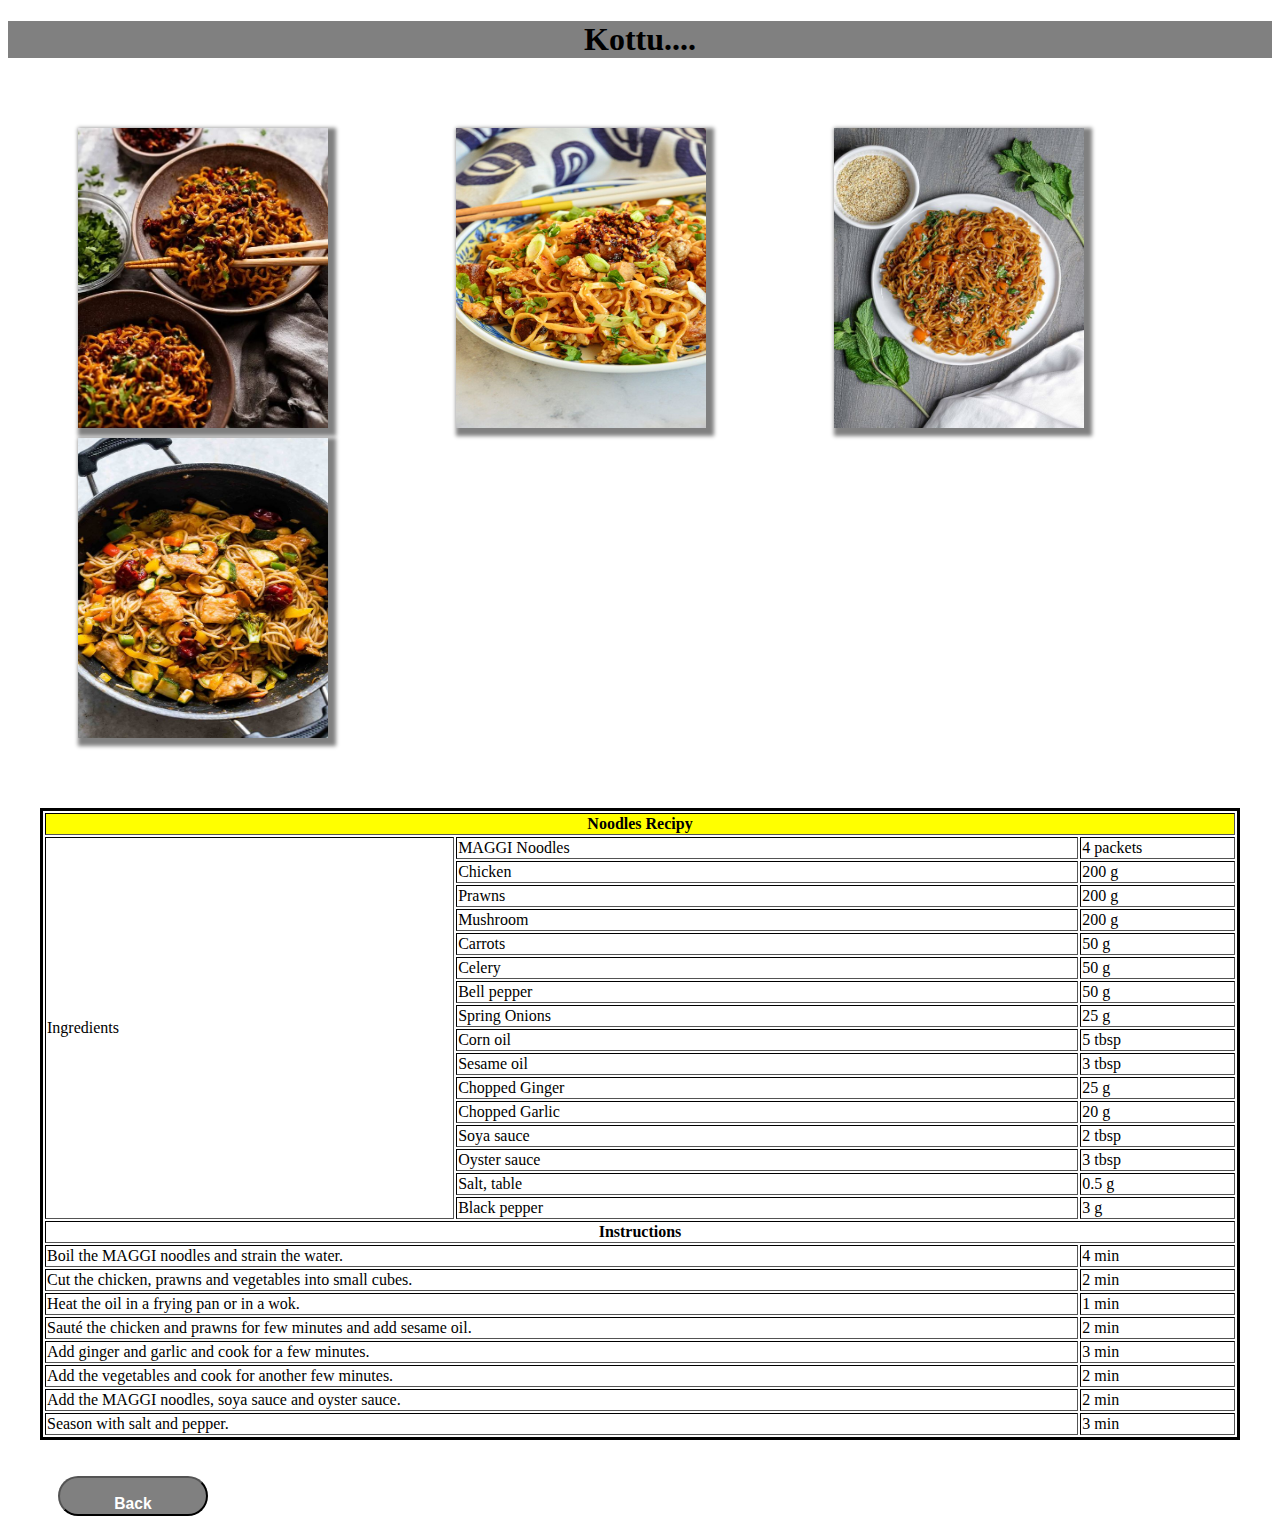
<file: page/recipy/noodles.html>
<!DOCTYPE html>
<html lang="en">
<head>
    <meta charset="UTF-8">
    <meta name="viewport" content="width=device-width, initial-scale=1.0">
    <title>Noodles</title>
    <style>
    table{
       
       border: 3px solid rgb(0, 0, 0);
       /* justify-content: center; */
       margin: 0 auto;
      
       
      }

      .divImg{
       height: 300px;
       width: 250px;
       /* border: 5px solid black; */
       box-shadow: 4px 4px 4px 4px  gray;
   
       
      }
      .divMain{
       margin: 40px;
      padding: 30px;
       /* display: flex;
       justify-content: space-between;
       align-items: center;
       border: 2px solid  chocolate; */
       display: grid;
       gap: 10px;
       
       /* justify-content: center; */
      }

      @media screen and (max-width: 575px) {
            .divMain {
                grid-template-columns: repeat(1, 1fr);
            }
        }
        @media screen and (min-width: 576px) and (max-width: 767px){
            .divMain {
                grid-template-columns: repeat(2, 1fr);
            }
        }
        @media screen and (min-width: 768px) and (max-width: 1399px ){
            .divMain {
                grid-template-columns: repeat(3, 1fr);
            }
        }

        @media screen  and (min-width:1400px){
            .divMain{
                grid-template-columns: repeat(4,1fr);
            }
           
        }

      img{
       width: 250px;
       height: 300px;
      }
      
      .tableDiv{
        overflow-x:auto;
       }
       table{
        max-width: 100%;
       }
       button{
        width: 150px;
        height: 40px;
        background-color: gray;
        border-radius: 20px;
        color:white;
        margin-left: 50px;
       }

    </style>
</head>

<body>
    <h1 style="background-color: gray; text-align: center;">Kottu....</h1>
    <div class="divMain">
        <div class="divImg">
            <img src="/assets/noodles/noodles 1.jpg" alt="">
        </div>
        <div class="divImg">
            <img src="/assets/noodles/noodles 2.jpg" alt="">
        </div>
        <div class="divImg">
            <img src="/assets/noodles/noodles 3.jpg" alt="">
        </div>
        <div class="divImg"> 
            <img src="/assets/noodles/noodles 4.jpg" alt="">
        </div>
    </div>
    
    
    <p></p>
    <p></p>
    <p></p>
    <p></p>
    <div class="tableDiv">
    <table border="1px" style="width: 1200px;">
        <thead>
           <tr>
            <th colspan="3" style="background-color: yellow;">Noodles Recipy</th>
            
           </tr>
        </thead>
        <tbody>
            <tr>
                <td rowspan="16" >Ingredients</td>
                <td>MAGGI Noodles</td>
                <td>4 packets</td>
            </tr>
            <tr>
                
                <td>Chicken</td>
                <td>200 g</td>
            </tr>
            <tr>
                
                <td>Prawns</td>
                <td>200 g</td>
            </tr>
            <tr>
                
                <td>Mushroom</td>
                <td>200 g</td>
            </tr>
            <tr>
               
                <td>Carrots</td>
                <td>50 g</td>
            </tr>
            <tr>
               
                <td>Celery</td>
                <td>50 g</td>
            </tr>
            <tr>
                
                <td>Bell pepper</td>
                <td>50 g</td>
            </tr>
            <tr>
                
                <td>Spring Onions</td>
                <td>25 g</td>
            </tr>
            <tr>
               
                <td>Corn oil</td>
                <td>5 tbsp</td>
            </tr>
            <tr>
               
                <td>Sesame oil</td>
                <td>3 tbsp</td>
            </tr>
            <tr>
               
                <td>Chopped Ginger</td>
                <td>25 g</td>
            </tr>
            <tr>
                
                <td>Chopped Garlic</td>
                <td>20 g</td>
            </tr>
            <tr>
                
                <td>Soya sauce</td>
                <td>2 tbsp</td>
            </tr>
            <tr>
                
                <td>Oyster sauce</td>
                <td>3 tbsp</td>
            </tr>
            <tr>
               
                <td>Salt, table</td>
                <td>0.5 g</td>
            </tr>
            <tr>
               
                <td>Black pepper</td>
                <td>3 g</td>
            </tr>
           
            <tr>
                <th colspan="3">Instructions</th>
            </tr>
            <tr>
                <td colspan="2">Boil the MAGGI noodles and strain the water.</td>
                
                <td>4 min</td>
            </tr>
            <tr>
                <td colspan="2">Cut the chicken, prawns and vegetables into small cubes.</td>
                
                <td>2 min</td>
            </tr>
            <tr>
                <td colspan="2">Heat the oil in a frying pan or in a wok.</td>
                
                <td>1 min</td>
            </tr>
            <tr>
                <td colspan="2">Sauté the chicken and prawns for few minutes and add sesame oil.</td>
               
                <td>2 min</td>
            </tr>
            <tr>
                <td colspan="2">Add ginger and garlic and cook for a few minutes.</td>
                
                <td>3 min</td>
            </tr>
            <tr>
                <td colspan="2">Add the vegetables and cook for another few minutes.</td>
                
                <td>2 min</td>
            </tr>
            <tr>
                <td colspan="2">Add the MAGGI noodles, soya sauce and oyster sauce.</td>
                
                <td>2 min</td>
            </tr>
            <tr>
                <td colspan="2">Season with salt and pepper.</td>
                
                <td>3 min</td>
            </tr>
            
        </tbody>

    </table>

    </div>
    <br>
    <br>
    <button onclick="location.href='/page/content.html'"><h3>Back</h3></button>
    
</body>
</html>
</file>
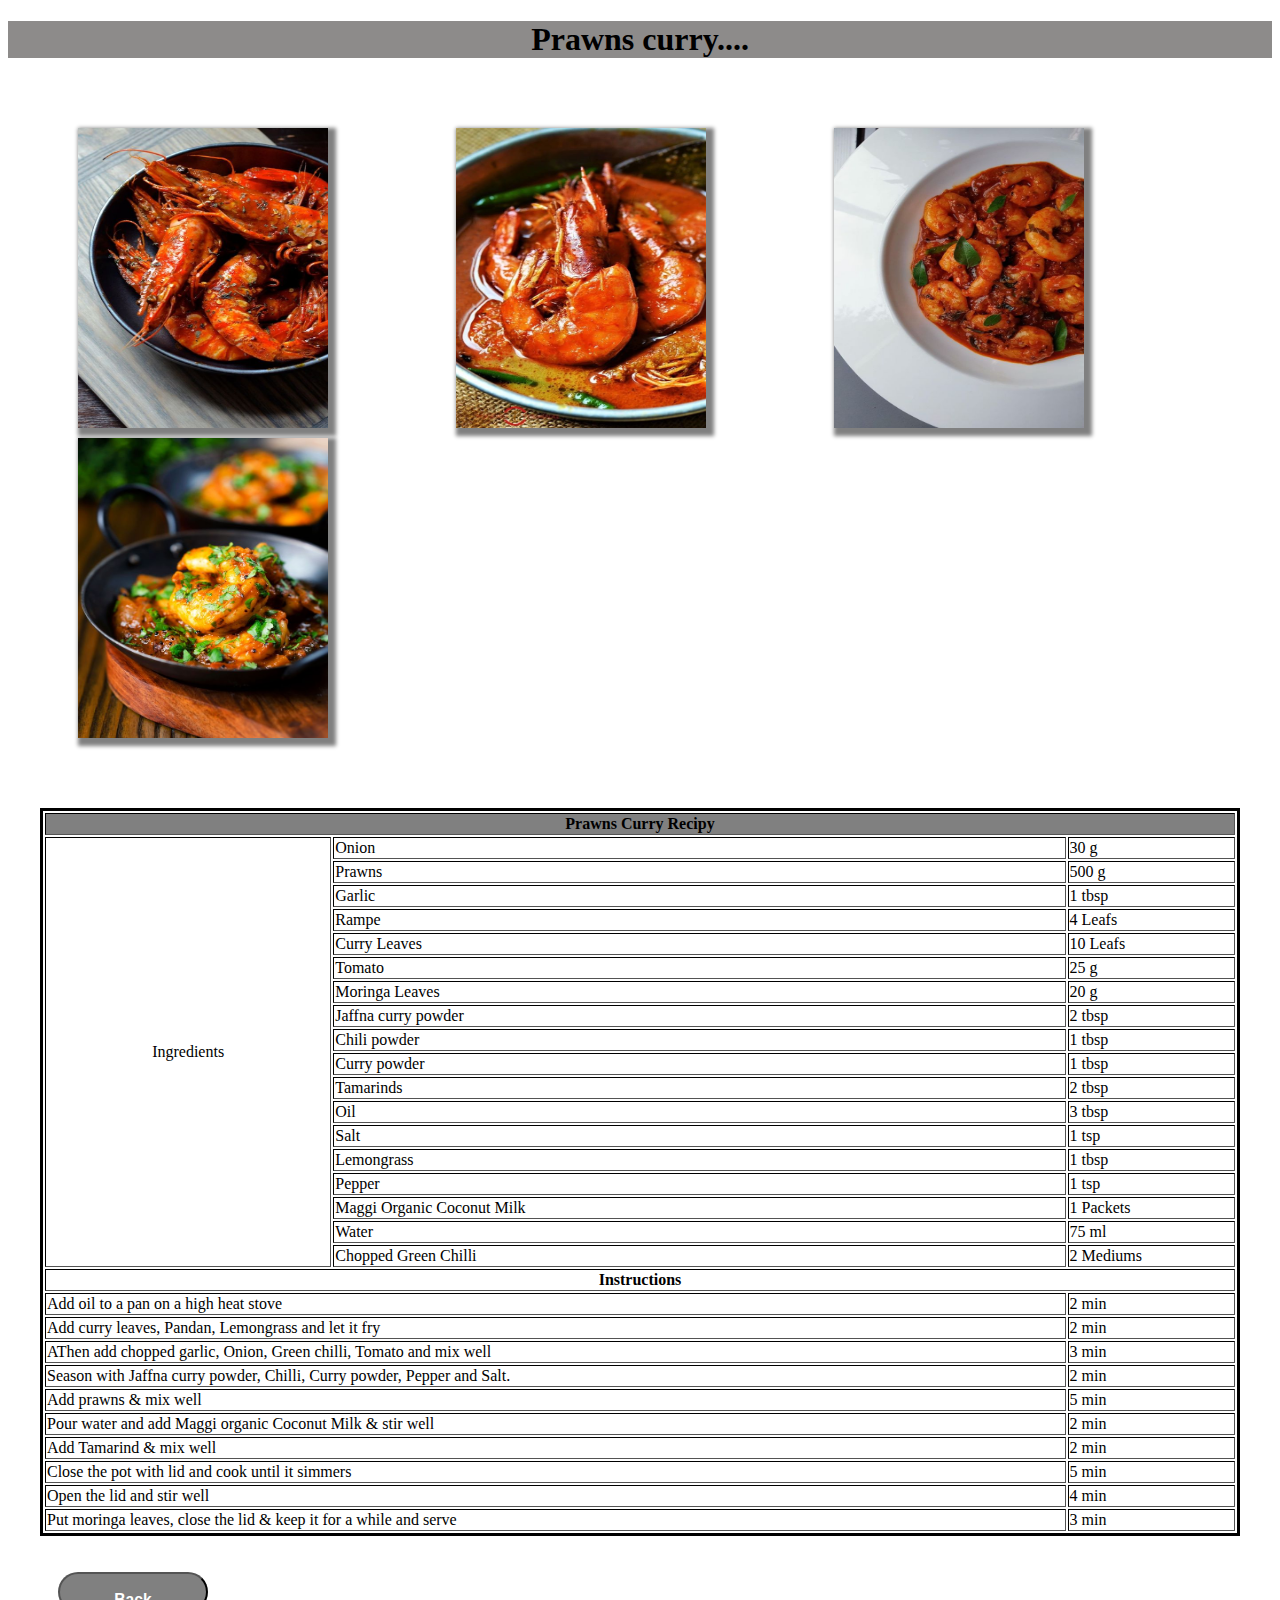
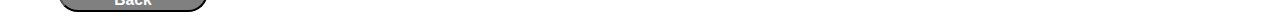
<file: page/recipy/shrimpCurry.html>
<!DOCTYPE html>
<html lang="en">
<head>
    <meta charset="UTF-8">
    <meta name="viewport" content="width=device-width, initial-scale=1.0">
    <title>Prawns Curry</title>
    <style>
    table{
       
       border: 3px solid rgb(0, 0, 0);
       /* justify-content: center; */
       margin: 0 auto;
      
       
      }

      .divImg{
       height: 300px;
       width: 250px;
       /* border: 5px solid black; */
       box-shadow: 4px 4px 4px 4px  gray;
   
       
      }
      .divMain{
       margin: 40px;
      padding: 30px;
       /* display: flex;
       justify-content: space-between;
       align-items: center;
       border: 2px solid  chocolate; */
       display: grid;
       gap: 10px;
       
       /* justify-content: center; */
      }

      @media screen and (max-width: 575px) {
            .divMain {
                grid-template-columns: repeat(1, 1fr);
            }
        }
        @media screen and (min-width: 576px) and (max-width: 767px){
            .divMain {
                grid-template-columns: repeat(2, 1fr);
            }
        }
        @media screen and (min-width: 768px) and (max-width: 1399px ){
            .divMain {
                grid-template-columns: repeat(3, 1fr);
            }
        }

        @media screen  and (min-width:1400px){
            .divMain{
                grid-template-columns: repeat(4,1fr);
            }
           
        }

      img{
       width: 250px;
       height: 300px;
      }
      
      .tableDiv{
        overflow-x:auto;
       }
       table{
        max-width: 100%;
       }
       button{
        width: 150px;
        height: 40px;
        background-color: gray;
        border-radius: 20px;
        color:white;
        margin-left: 50px;
       }
    </style>
</head>

<body>
    <h1 style="background-color: rgb(141, 139, 138); text-align: center;">Prawns curry....</h1>
    
    <div class="divMain">
        <div class="divImg">
            <img src="/assets/pawan/Prawns 1.jpg" alt="">
        </div>
        <div class="divImg">
            <img src="/assets/pawan/Prawns 2.jpg" alt="">
        </div>
        <div class="divImg">
            <img src="/assets/pawan/Prawns 3.jpg" alt="">
        </div>
        <div class="divImg"> 
            <img src="/assets/pawan/Prawns 4.jpg" alt="">
        </div>
    </div>
    <p></p>
    <p></p>
    <p></p>
    <p></p>
    
    <div class="tableDiv">
    <table border="1px" style="width: 1200px;">
        <thead>
           <tr>
            <th colspan="3" style="background-color: gray;">Prawns Curry Recipy</th>
            
           </tr>
        </thead>
        <tbody>
            <tr>
                <td rowspan="18" style="text-align: center;" >Ingredients</td>
                <td>Onion</td>
                <td>30 g</td>
            </tr>
            <tr>
                
                <td>Prawns</td>
                <td>500 g</td>
            </tr>
            <tr>
                
                <td>Garlic</td>
                <td>1 tbsp</td>
            </tr>
            <tr>
                
                <td>Rampe</td>
                <td>4 Leafs</td>
            </tr>
            <tr>
               
                <td>Curry Leaves</td>
                <td>10 Leafs</td>
            </tr>
            <tr>
               
                <td>Tomato</td>
                <td>25 g</td>
            </tr>
            <tr>
                
                <td>Moringa Leaves</td>
                <td>20 g</td>
            </tr>
            <tr>
                
                <td>Jaffna curry powder</td>
                <td>2 tbsp</td>
            </tr>
            <tr>
               
                <td>Chili powder</td>
                <td>1 tbsp</td>
            </tr>
            <tr>
               
                <td>Curry powder</td>
                <td>1 tbsp</td>
            </tr>
            <tr>
               
                <td>Tamarinds</td>
                <td>2 tbsp</td>
            </tr>
            <tr>
                
                <td>Oil</td>
                <td>3 tbsp</td>
            </tr>
            <tr>
                
                <td>Salt</td>
                <td>1 tsp</td>
            </tr>
            <tr>
                
                <td>Lemongrass</td>
                <td>1 tbsp</td>
            </tr>
            <tr>
               
                <td>Pepper</td>
                <td>1 tsp</td>
            </tr>
            <tr>
               
                <td>Maggi Organic Coconut Milk</td>
                <td>1 Packets</td>
            </tr>
            <tr>
               
                <td>Water</td>
                <td>75 ml</td>
            </tr>
            <tr>
                <td>Chopped Green Chilli</td>
                <td>2 Mediums</td>
            </tr>
            <tr>
                <th colspan="3">Instructions</th>
            </tr>
            <tr>
                <td colspan="2">Add oil to a pan on a high heat stove</td>
                
                <td>2 min</td>
            </tr>
            <tr>
                <td colspan="2">Add curry leaves, Pandan, Lemongrass and let it fry</td>
                
                <td>2 min</td>
            </tr>
            <tr>
                <td colspan="2">AThen add chopped garlic, Onion, Green chilli, Tomato and mix well</td>
                
                <td>3 min</td>
            </tr>
            <tr>
                <td colspan="2">Season with Jaffna curry powder, Chilli, Curry powder, Pepper and Salt.</td>
               
                <td>2 min</td>
            </tr>
            <tr>
                <td colspan="2">Add prawns & mix well</td>
                
                <td>5 min</td>
            </tr>
            <tr>
                <td colspan="2">Pour water and add Maggi organic Coconut Milk & stir well</td>
                
                <td>2 min</td>
            </tr>
            <tr>
                <td colspan="2">Add Tamarind & mix well</td>
                
                <td>2 min</td>
            </tr>
            <tr>
                <td colspan="2">Close the pot with lid and cook until it simmers</td>
                
                <td>5 min</td>
            </tr>
            <tr>
                <td colspan="2">Open the lid and stir well</td>
               
                <td>4 min</td>
            </tr>
            <tr>
                <td colspan="2">Put moringa leaves, close the lid & keep it for a while and serve</td>
                <td>3 min</td>
            </tr>
        </tbody>
    </div>

    </table>
    <br>
    <br>
    <button onclick="location.href='/page/content.html'"><h3>Back</h3></button>
    
</body>
</html>
</file>
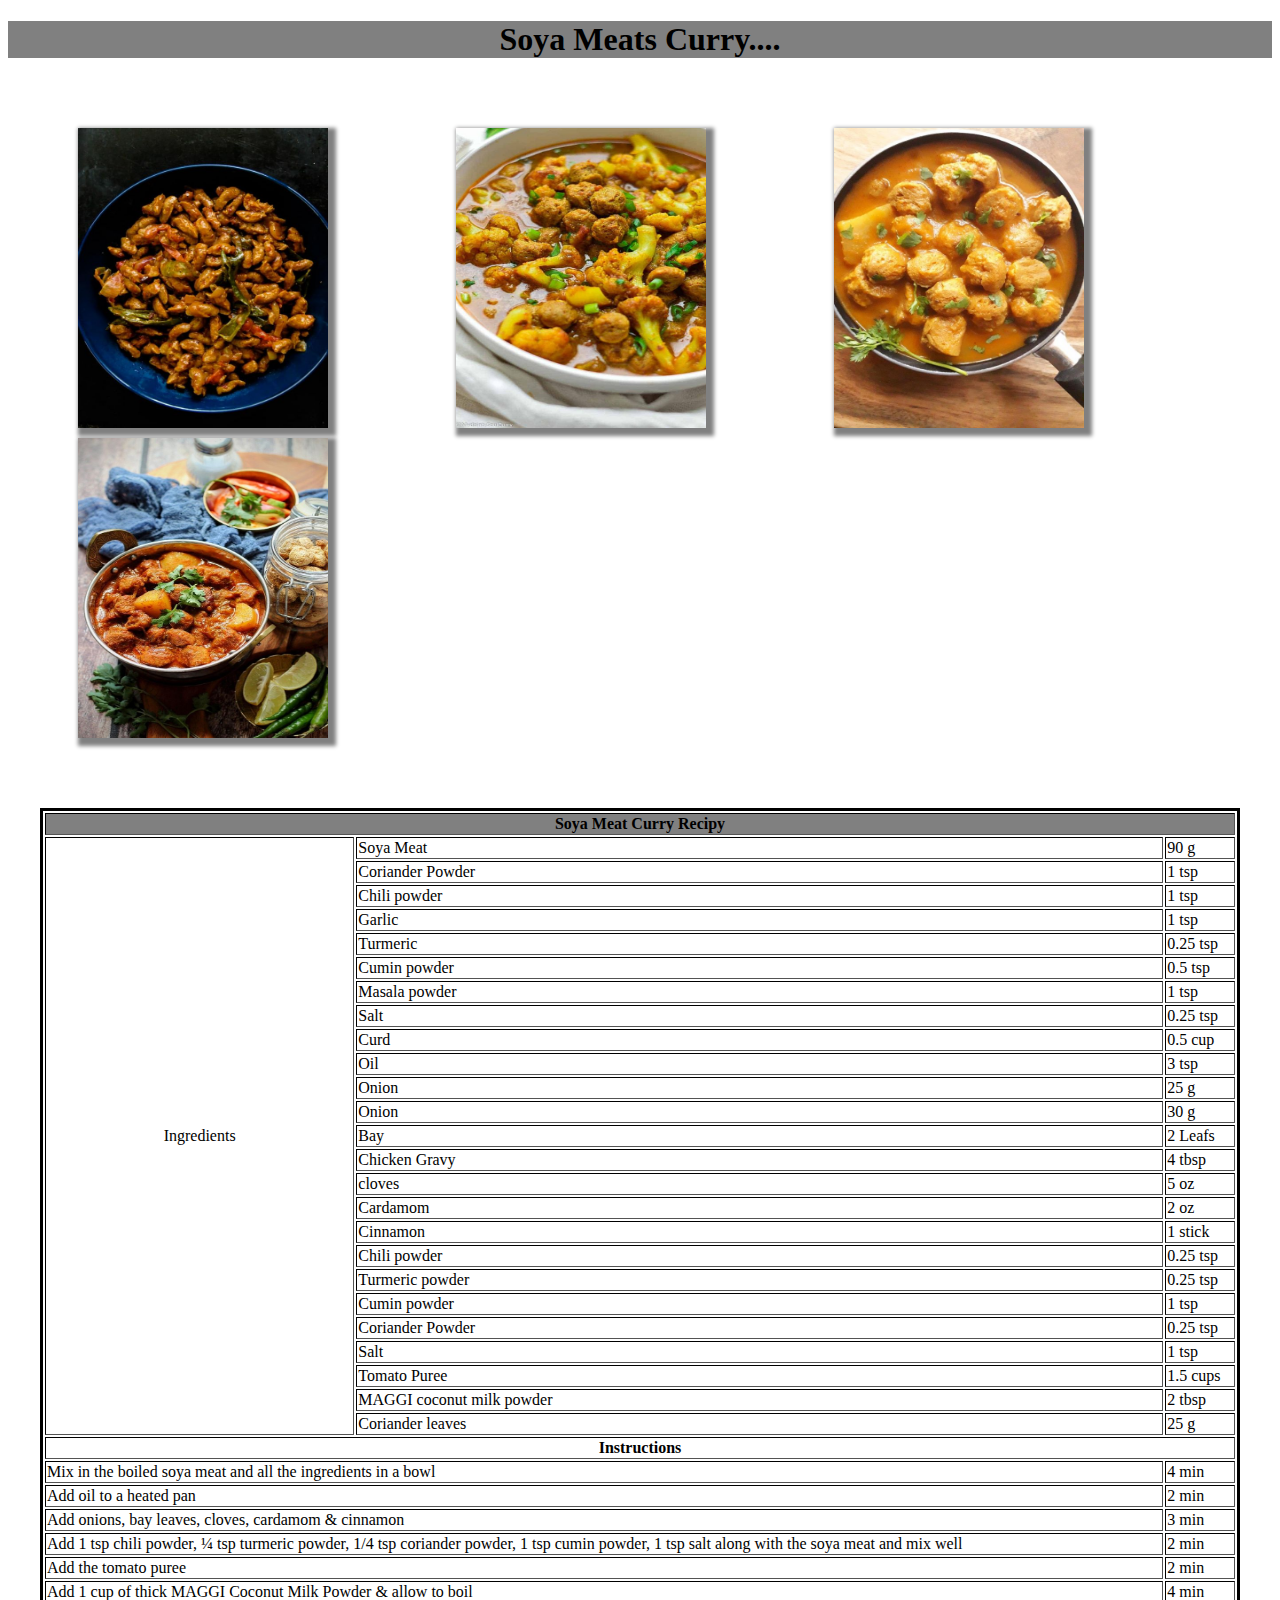
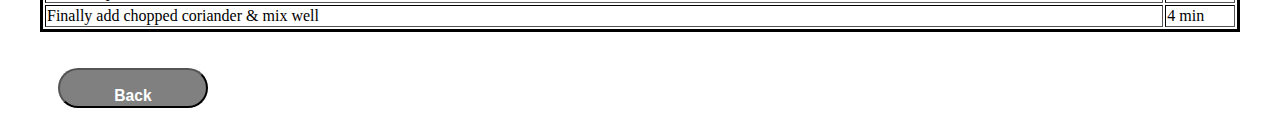
<file: page/recipy/soyaMeatCurry.html>
<!DOCTYPE html>
<html lang="en">
<head>
    <meta charset="UTF-8">
    <meta name="viewport" content="width=device-width, initial-scale=1.0">
    <title>Soya Meat Curry</title>
    <style>
        table{
       
       border: 3px solid rgb(0, 0, 0);
       /* justify-content: center; */
       margin: 0 auto;
      
       
      }

      .divImg{
       height: 300px;
       width: 250px;
       /* border: 5px solid black; */
       box-shadow: 4px 4px 4px 4px  gray;
   
       
      }
      .divMain{
       margin: 40px;
      padding: 30px;
       /* display: flex;
       justify-content: space-between;
       align-items: center;
       border: 2px solid  chocolate; */
       display: grid;
       gap: 10px;
       
       /* justify-content: center; */
      }

      @media screen and (max-width: 575px) {
            .divMain {
                grid-template-columns: repeat(1, 1fr);
            }
        }
        @media screen and (min-width: 576px) and (max-width: 767px){
            .divMain {
                grid-template-columns: repeat(2, 1fr);
            }
        }
        @media screen and (min-width: 768px) and (max-width: 1399px ){
            .divMain {
                grid-template-columns: repeat(3, 1fr);
            }
        }

        @media screen  and (min-width:1400px){
            .divMain{
                grid-template-columns: repeat(4,1fr);
            }
           
        }

      img{
       width: 250px;
       height: 300px;
      }
      
      .tableDiv{
        overflow-x:auto;
       }
       table{
        max-width: 100%;
       }
       button{
        width: 150px;
        height: 40px;
        background-color: gray;
        border-radius: 20px;
        color:white;
        margin-left: 50px;
       }

    </style>
</head>

<body>
    <h1 style="background-color: gray; text-align: center;">Soya Meats Curry....</h1>
    
    <div class="divMain">
        <div class="divImg">
            <img src="/assets/soya/soya 1.jpg" alt="">
        </div>
        <div class="divImg">
            <img src="/assets/soya/soya 2.jpg" alt="">
        </div>
        <div class="divImg">
            <img src="/assets/soya/soya 3.jpg" alt="">
        </div>
        <div class="divImg"> 
            <img src="/assets/soya/soya 4.jpg" alt="">
        </div>
    </div>
    <p></p>
    <p></p>
    <p></p>
    <p></p>
    <div >
    <table border="1px" style="width: 1200px;">
        <thead>
           <tr>
            <th colspan="3" style="background-color: gray;">Soya Meat Curry Recipy</th>
            
           </tr>
        </thead>
        <tbody>
            <tr>
                <td rowspan="25" style="text-align: center;" >Ingredients</td>
                <td>Soya Meat</td>
                <td>90 g</td>
            </tr>
            <tr>
                
                <td>Coriander Powder</td>
                <td>1 tsp</td>
            </tr>
            <tr>
                
                <td>Chili powder</td>
                <td>1 tsp</td>
            </tr>
            <tr>
                
                <td>Garlic</td>
                <td>1 tsp</td>
            </tr>
            <tr>
               
                <td>Turmeric</td>
                <td>0.25 tsp</td>
            </tr>
            <tr>
               
                <td>Cumin powder</td>
                <td>0.5 tsp</td>
            </tr>
            <tr>
                
                <td>Masala powder</td>
                <td>1 tsp</td>
            </tr>
            <tr>
                
                <td>Salt</td>
                <td>0.25 tsp</td>
            </tr>
            <tr>
               
                <td>Curd</td>
                <td>0.5 cup</td>
            </tr>
            <tr>
               
                <td>Oil</td>
                <td>3 tsp</td>
            </tr>
            <tr>
               
                <td>Onion</td>
                <td>25 g</td>
            </tr>
            <tr>
                
                <td>Onion</td>
                <td>30 g</td>
            </tr>
            <tr>
                
                <td>Bay</td>
                <td>2 Leafs</td>
            </tr>
            <tr>
                
                <td>Chicken Gravy</td>
                <td>4 tbsp</td>
            </tr>
            <tr>
               
                <td>cloves</td>
                <td>5 oz</td>
            </tr>
            <tr>
               
                <td>Cardamom</td>
                <td>2 oz</td>
            </tr>
            <tr>
               
                <td>Cinnamon</td>
                <td>1 stick</td>
            </tr>
            <tr>
               
                <td>Chili powder</td>
                <td>0.25 tsp</td>
            </tr>
            <tr>
               
                <td>Turmeric powder</td>
                <td>0.25 tsp</td>
            </tr>
            <tr>
               
                <td>Cumin powder</td>
                <td>1 tsp</td>
            </tr>
            <tr>
               
                <td>Coriander Powder</td>
                <td>0.25 tsp</td>
            </tr>
            <tr>
               
                <td>Salt</td>
                <td>1 tsp</td>
            </tr>
            <tr>
               
                <td>Tomato Puree</td>
                <td>1.5 cups</td>
            </tr>
            <tr>
               
                <td>MAGGI coconut milk powder</td>
                <td>2 tbsp</td>
            </tr>
            <tr>
               
                <td>Coriander leaves</td>
                <td>25 g</td>
            </tr>
            <tr>
                <th colspan="3">Instructions</th>
            </tr>
            <tr>
                <td colspan="2">Mix in the boiled soya meat and all the ingredients in a bowl</td>
                
                <td>4 min</td>
            </tr>
            <tr>
                <td colspan="2">Add oil to a heated pan</td>
                
                <td>2 min</td>
            </tr>
            <tr>
                <td colspan="2">Add onions, bay leaves, cloves, cardamom & cinnamon</td>
                
                <td>3 min</td>
            </tr>
            <tr>
                <td colspan="2">Add 1 tsp chili powder, ¼ tsp turmeric powder, 1/4 tsp coriander powder, 1 tsp cumin powder, 1 tsp salt along with the soya meat and mix well</td>
               
                <td>2 min</td>
            </tr>
            <tr>
                <td colspan="2">Add the tomato puree</td>
                
                <td>2 min</td>
            </tr>
            <tr>
                <td colspan="2">Add 1 cup of thick MAGGI Coconut Milk Powder & allow to boil</td>
                
                <td>4 min</td>
            </tr>
            <tr>
                <td colspan="2">Finally add chopped coriander & mix well</td>
                
                <td>4 min</td>
            </tr>
            
        </tbody>

    </table>
    </div>
    <br>
    <br>
    <button onclick="location.href='/page/content.html'"><h3>Back</h3></button>
    
</body>
</html>
</file>
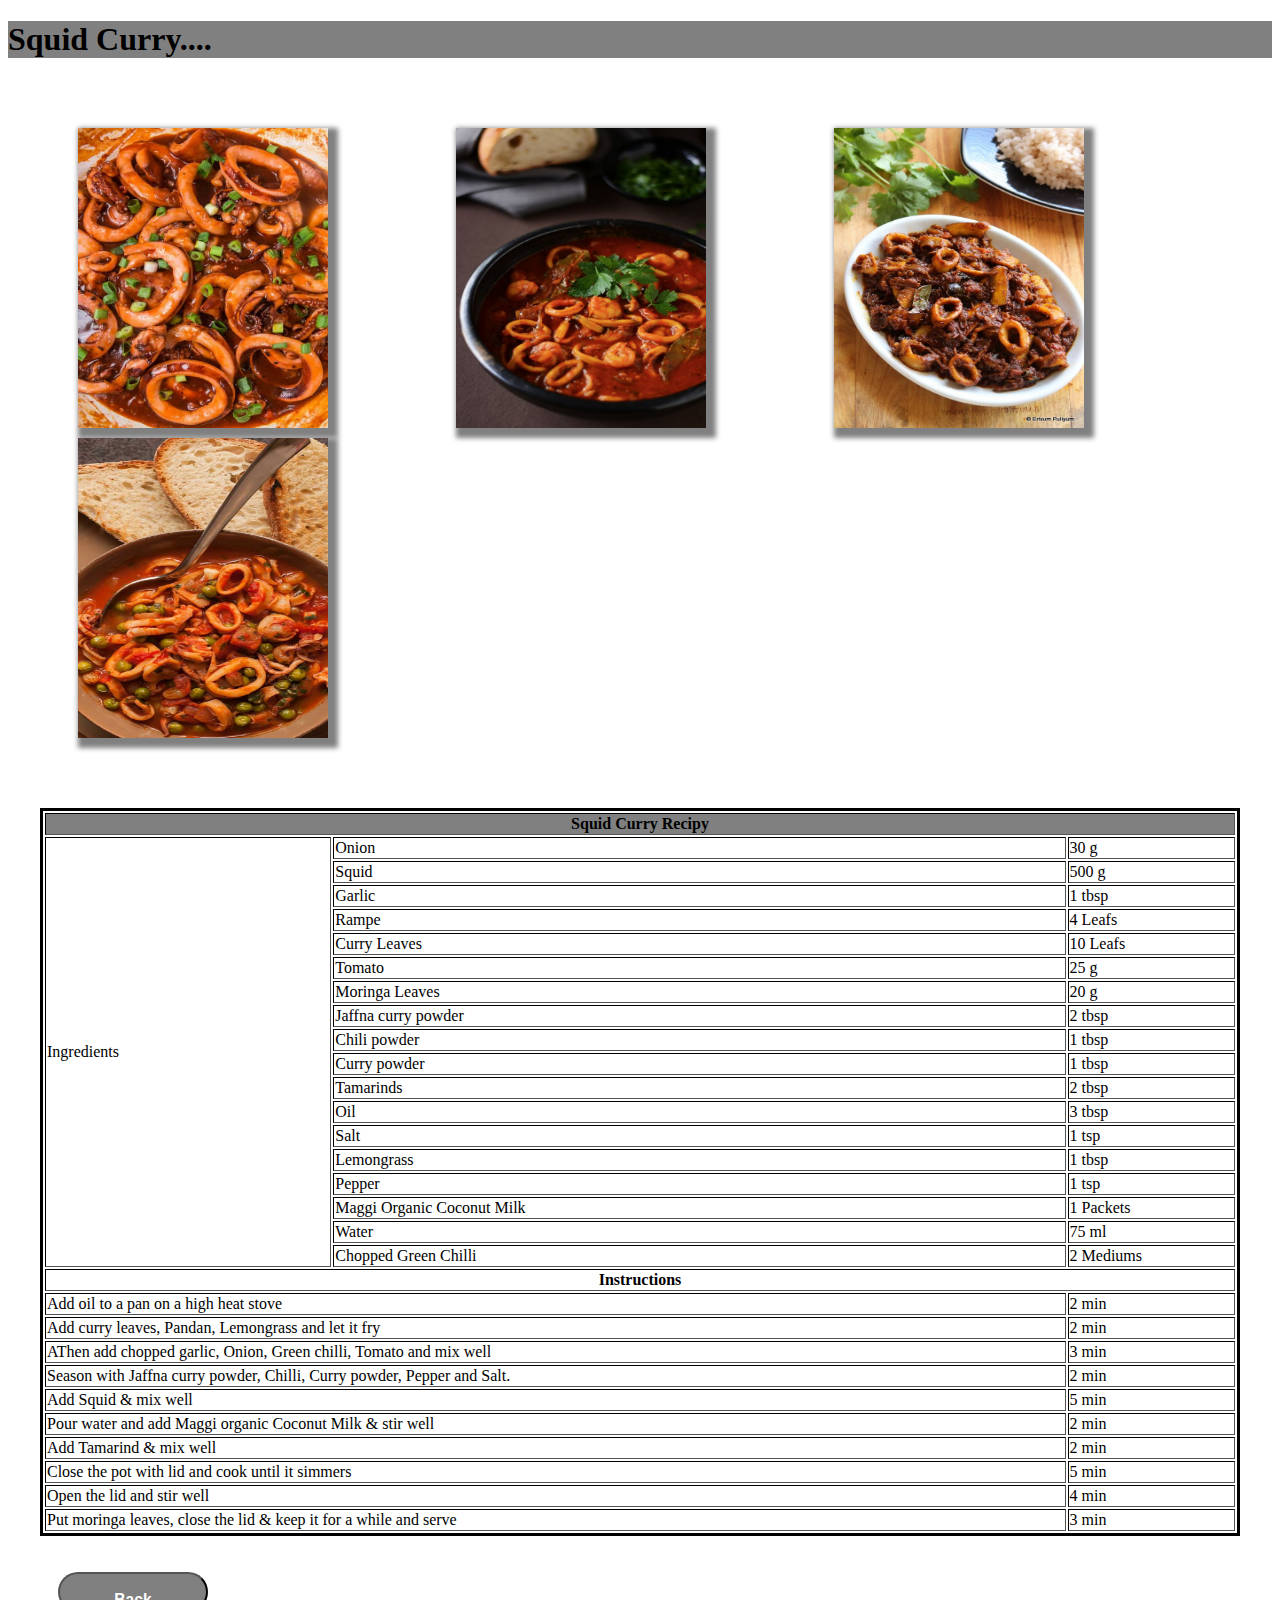
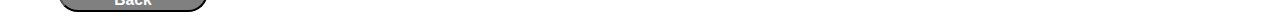
<file: page/recipy/squidCurry.html>
<!DOCTYPE html>
<html lang="en">
<head>
    <meta charset="UTF-8">
    <meta name="viewport" content="width=device-width, initial-scale=1.0">
    <title>Squid Curry</title>
    <style>
        table{
       
       border: 3px solid rgb(0, 0, 0);
       /* justify-content: center; */
       margin: 0 auto;
      
       
      }

      .divImg{
       height: 300px;
       width: 250px;
       /* border: 5px solid black; */
       box-shadow: 5px 5px 5px 5px gray;
   
       
      }
      .divMain{
       margin: 40px;
      padding: 30px;
       /* display: flex;
       justify-content: space-between;
       align-items: center;
       border: 2px solid rgb(195, 255, 126); */
       
       /* justify-content: center; */
       display: grid;
       gap: 10px;
      }

      @media screen and (max-width: 575px) {
            .divMain {
                grid-template-columns: repeat(1, 1fr);
            }
        }
        @media screen and (min-width: 576px) and (max-width: 767px){
            .divMain {
                grid-template-columns: repeat(2, 1fr);
            }
        }
        @media screen and (min-width: 768px) and (max-width: 1399px ){
            .divMain {
                grid-template-columns: repeat(3, 1fr);
            }
        }

        @media screen  and (min-width:1400px){
            .divMain{
                grid-template-columns: repeat(4,1fr);
            }
           
        }
        .tableDiv{
        overflow-x:auto;
       }

      img{
       width: 250px;
       height: 300px;
      }
      table{
        max-width: 100%;
       }
       button{
        width: 150px;
        height: 40px;
        background-color: gray;
        border-radius: 20px;
        color:white;
        margin-left: 50px;
       }
    </style>
</head>

<body>
    <h1 style="background-color: gray;">   Squid Curry....</h1>
    
    <div class="divMain">
        <div class="divImg">
            <img src="/assets/squid/Squid Curry 1.jpg" alt="">
        </div>
        <div class="divImg">
            <img src="/assets/squid/Squid Curry 2.jpg" alt="">
        </div>
        <div class="divImg">
            <img src="/assets/squid/Squid Curry 3.jpg" alt="">
        </div>
        <div class="divImg"> 
            <img src="/assets/squid/Squid Curry 4.jpg" alt="">
        </div>
    </div>
    <p></p>
    <p></p>
    <p></p>
    <p></p>
   
    <div class="tableDiv">
    <table border="1px" style="width: 1200px;">
        <thead>
           <tr>
            <th colspan="3" style="background-color: gray;">Squid Curry Recipy</th>
            
           </tr>
        </thead>
        <tbody>
            <tr>
                <td rowspan="18" >Ingredients</td>
                <td>Onion</td>
                <td>30 g</td>
            </tr>
            <tr>
                
                <td>Squid</td>
                <td>500 g</td>
            </tr>
            <tr>
                
                <td>Garlic</td>
                <td>1 tbsp</td>
            </tr>
            <tr>
                
                <td>Rampe</td>
                <td>4 Leafs</td>
            </tr>
            <tr>
               
                <td>Curry Leaves</td>
                <td>10 Leafs</td>
            </tr>
            <tr>
               
                <td>Tomato</td>
                <td>25 g</td>
            </tr>
            <tr>
                
                <td>Moringa Leaves</td>
                <td>20 g</td>
            </tr>
            <tr>
                
                <td>Jaffna curry powder</td>
                <td>2 tbsp</td>
            </tr>
            <tr>
               
                <td>Chili powder</td>
                <td>1 tbsp</td>
            </tr>
            <tr>
               
                <td>Curry powder</td>
                <td>1 tbsp</td>
            </tr>
            <tr>
               
                <td>Tamarinds</td>
                <td>2 tbsp</td>
            </tr>
            <tr>
                
                <td>Oil</td>
                <td>3 tbsp</td>
            </tr>
            <tr>
                
                <td>Salt</td>
                <td>1 tsp</td>
            </tr>
            <tr>
                
                <td>Lemongrass</td>
                <td>1 tbsp</td>
            </tr>
            <tr>
               
                <td>Pepper</td>
                <td>1 tsp</td>
            </tr>
            <tr>
               
                <td>Maggi Organic Coconut Milk</td>
                <td>1 Packets</td>
            </tr>
            <tr>
               
                <td>Water</td>
                <td>75 ml</td>
            </tr>
            <tr>
                <td>Chopped Green Chilli</td>
                <td>2 Mediums</td>
            </tr>
            <tr>
                <th colspan="3">Instructions</th>
            </tr>
            <tr>
                <td colspan="2">Add oil to a pan on a high heat stove</td>
                
                <td>2 min</td>
            </tr>
            <tr>
                <td colspan="2">Add curry leaves, Pandan, Lemongrass and let it fry</td>
                
                <td>2 min</td>
            </tr>
            <tr>
                <td colspan="2">AThen add chopped garlic, Onion, Green chilli, Tomato and mix well</td>
                
                <td>3 min</td>
            </tr>
            <tr>
                <td colspan="2">Season with Jaffna curry powder, Chilli, Curry powder, Pepper and Salt.</td>
               
                <td>2 min</td>
            </tr>
            <tr>
                <td colspan="2">Add Squid & mix well</td>
                
                <td>5 min</td>
            </tr>
            <tr>
                <td colspan="2">Pour water and add Maggi organic Coconut Milk & stir well</td>
                
                <td>2 min</td>
            </tr>
            <tr>
                <td colspan="2">Add Tamarind & mix well</td>
                
                <td>2 min</td>
            </tr>
            <tr>
                <td colspan="2">Close the pot with lid and cook until it simmers</td>
                
                <td>5 min</td>
            </tr>
            <tr>
                <td colspan="2">Open the lid and stir well</td>
               
                <td>4 min</td>
            </tr>
            <tr>
                <td colspan="2">Put moringa leaves, close the lid & keep it for a while and serve</td>
                <td>3 min</td>
            </tr>
        </tbody>

    </table>
</div>
   <br>
   <br>
   <button onclick="location.href='/page/content.html'"><h3>Back</h3></button>
    
</body>
</html>
</file>
<file: css/index.css>
body {
    margin: 0;
    height: 100vh;
    max-width: 1920px;
    background-image: url(/assets/recipy\ background.avif); /* Corrected the URL */
    background-size: cover; /* Ensures the background covers the entire area */
    background-position: center; /* Centers the background image */
    background-repeat: no-repeat; /* Prevents the background from repeating */
    background-attachment: fixed; /* Keeps the background fixed during scrolling */
    
}
.home-text{
    position: fixed;
    left: 100px;
    bottom: 100px;
  }
  
  .heading p{
    font-weight: 700;
    font-size: 36px;
    margin: 0;
   }
  
  .heading span{
    margin: 0;
    font-size: 36px;
    font-weight: 700;
    color:gray;
   }
  
   .sub-heading p{
    margin-top: 30px;
    font-weight: 500;
   }
   .home-text button{
    width: 150px;
    height: 50px;
    background-color: gray;
    border-radius: 20px;
    color:white;
   }


   
  
   @media (max-width: 520px) {
    .home-text{
      top: 120px;
      left: 40px;
      padding-top: 300px;
    }
  
      
    .heading p{
      font-weight: 700;
      font-size: 32px;
      margin: 0;
    }
  
    .heading span{
      margin: 0;
      font-size: 32px;
      font-weight: 700;
      color:grey;
    }
  
    .sub-heading p{
      margin-top: 26px;
      font-weight: 500;
    }
}
</file>
<file: css/content.css>
body {
    margin: 0;
    height: 100vh;
    max-width: 1920px;
    background-image: url('/assets/card\ backgeound1.jpg'); /* Corrected URL path */
    background-size: cover; /* Ensures the image covers the entire area */
    background-position: center; /* Centers the image */
    background-repeat: no-repeat; /* Prevents the image from repeating */
    background-attachment: fixed; /* Keeps the image fixed during scrolling */
    font-family: 'Poppins', Arial, sans-serif; /* Ensures proper font fallback */
    justify-content: end;
}
.container {
    margin-top: 80px;
    display: grid;
    /* grid-template-columns: 1fr 1fr;  */
    grid-template-columns: repeat(auto-fit, minmax(300px, 1fr));
    margin-left: 5%;
    gap: 40px;
    padding: 10px;

  }
  .box {
    /* flex: 1; Each div takes equal space */
    border: 5px solid black; /* Optional: Adds borders for visualization */
    padding: 10px; /* Optional: Adds padding for spacing */
    text-align: center; /* Optional: Centers content horizontally */
    border-radius: 20px;
    width: 200px;
    height: 250px;
    box-shadow: 4px 4px 4px 4px gray;
    background-color: white;
    
}

img{
    width: 110px;
    height: 110px;
}
.topic{
    padding: 50px;
    padding-top: 30px;
    /* background-color: white; */
}
.topic p{
    font-weight: 700;
    font-size: 30px;
    margin: 0;
   }
  
  .topic span{
    margin: 0;
    font-size: 30px;
    font-weight: 700;
    color:gray;
   }

   button{
    width: 150px;
    height: 40px;
    background-color: gray;
    border-radius: 20px;
    color:white;
    
    
   }
</file>
